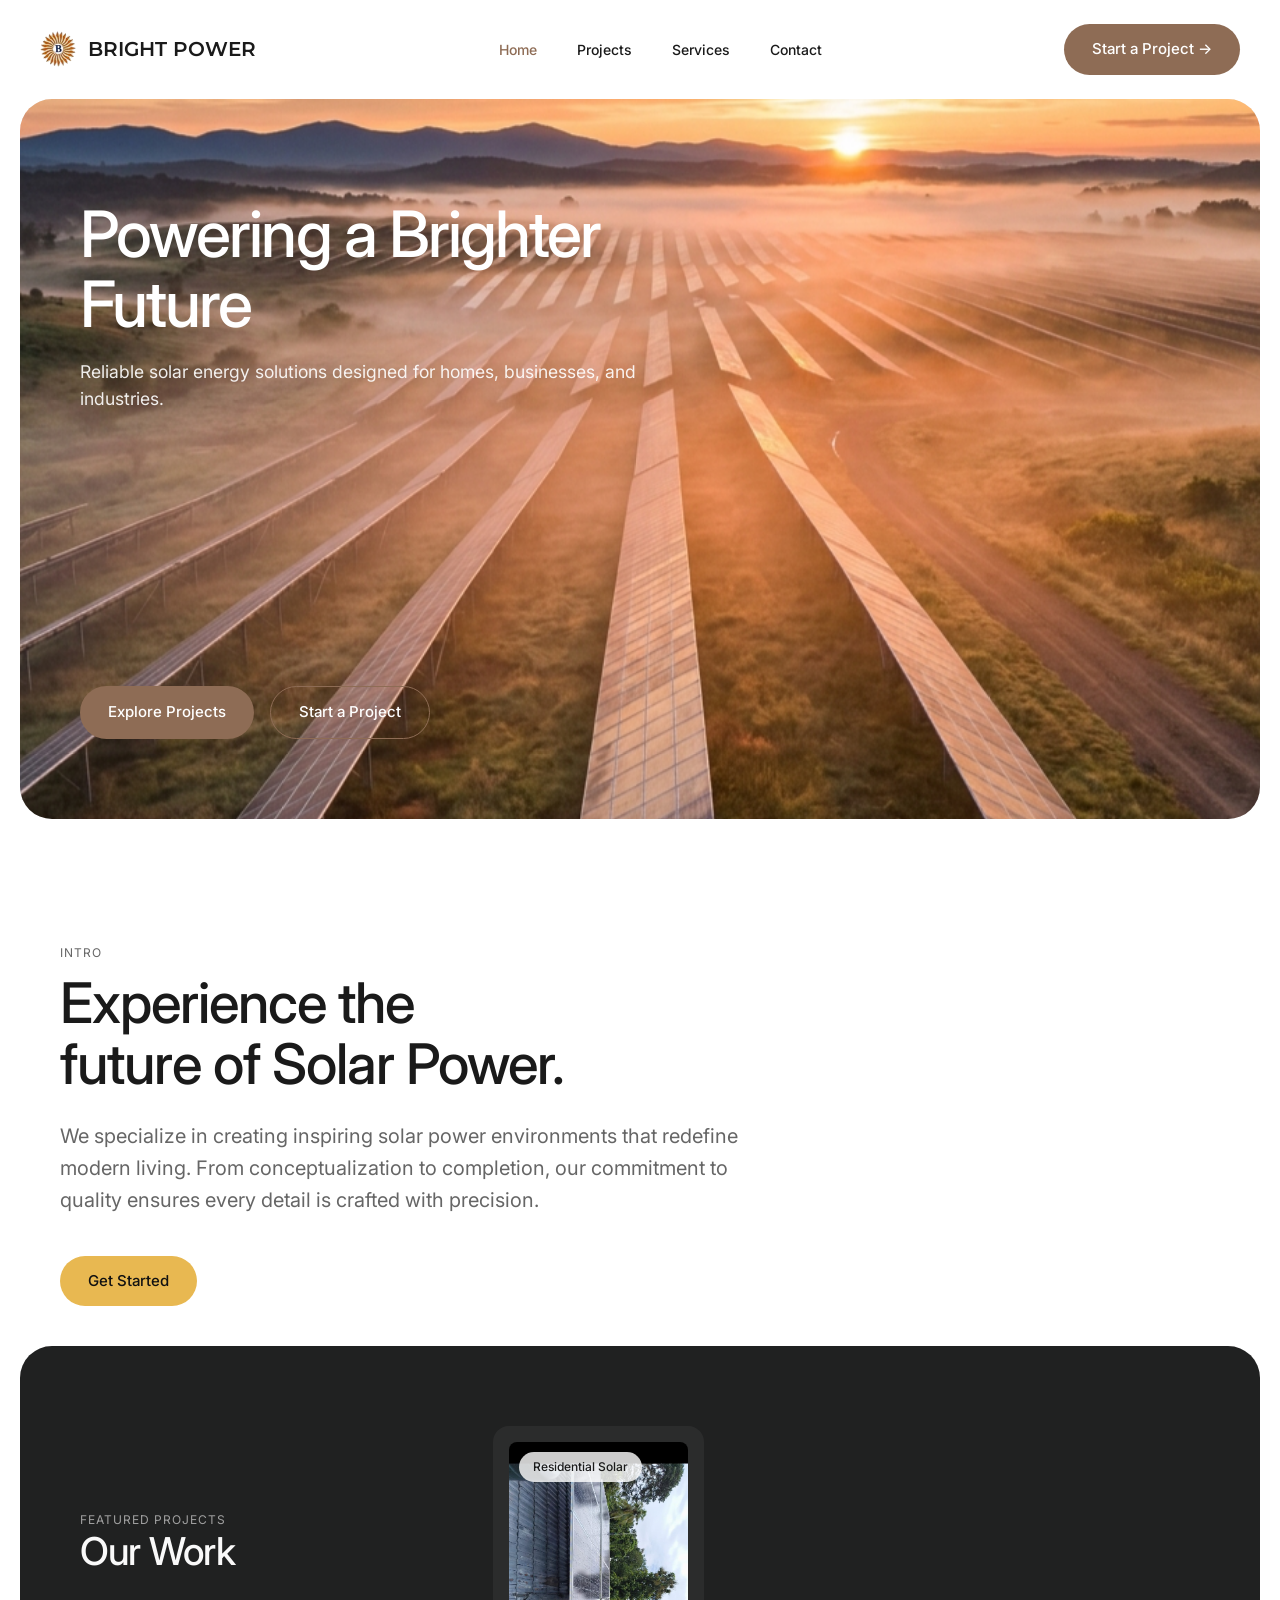
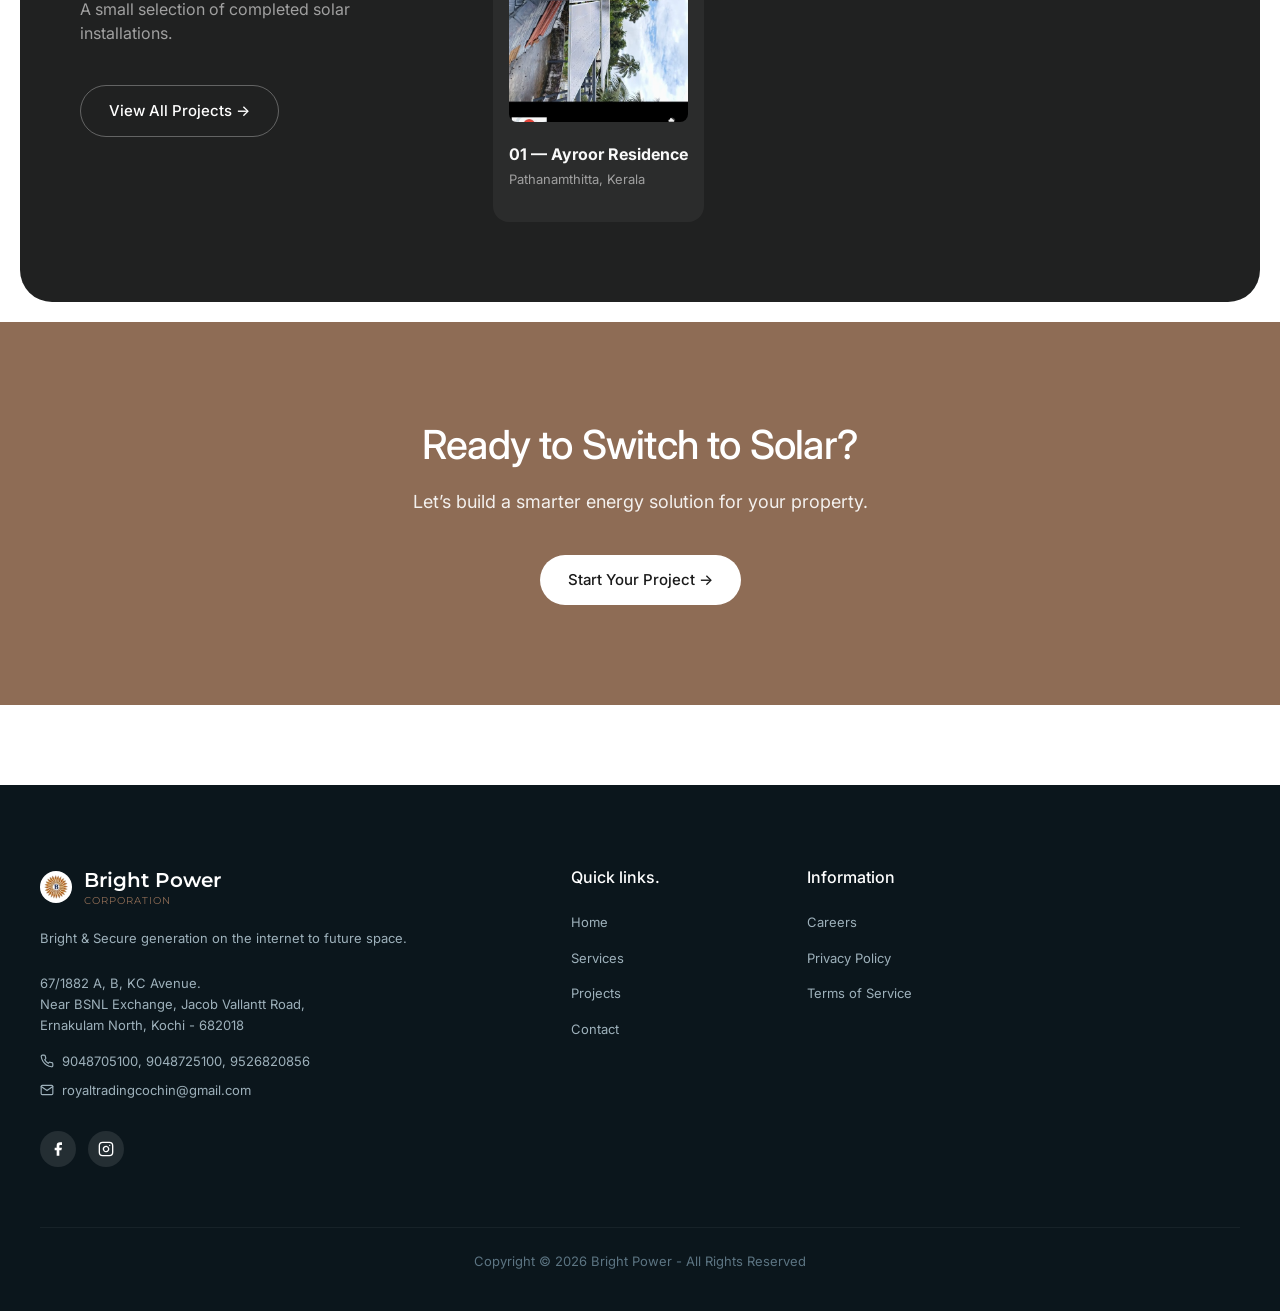
<file: index.html>
<!DOCTYPE html>
<html lang="en">
<head>
    <meta charset="UTF-8">
    <meta name="viewport" content="width=device-width, initial-scale=1.0">
    <title>Bright Power | Powering a Brighter Future</title>
    <meta name="description" content="Reliable solar energy solutions designed for homes, businesses, and industries.">
    <link rel="stylesheet" href="style.css">
</head>
<body>

    <div class="page-wrapper">
        <header>
            <a href="index.html" class="logo">
                <img src="logo.png" alt="Bright Power Logo" style="height: 36px; width: auto; object-fit: contain;">
                BRIGHT POWER
            </a>
            <nav class="nav-links">
                <a href="index.html" style="color: var(--accent);">Home</a>
                <a href="projects.html">Projects</a>
                <a href="services.html">Services</a>
                <a href="contact.html">Contact</a>
            </nav>
            <a href="contact.html" class="btn">Start a Project &rarr;</a>
            <button class="menu-toggle" aria-label="Toggle navigation">
                <svg viewBox="0 0 24 24" fill="none" stroke-width="2" stroke-linecap="round" stroke-linejoin="round"><line x1="3" y1="12" x2="21" y2="12"></line><line x1="3" y1="6" x2="21" y2="6"></line><line x1="3" y1="18" x2="21" y2="18"></line></svg>
            </button>
        </header>

        <section class="hero">
            <img src="hero_sunrise_solar.jpg" alt="" class="hero-img">
            
            <div class="hero-content">
                <div class="hero-text">
                    <h1>Powering a Brighter Future</h1>
                    <p>Reliable solar energy solutions designed for homes, businesses, and industries.</p>
                </div>
                
                <div class="hero-overlays" style="margin-top: auto; padding-bottom: 20px;">
                    <div style="display: flex; gap: 16px;">
                        <a href="projects.html" class="btn">Explore Projects</a>
                        <a href="contact.html" class="btn" style="background: transparent; border: 1px solid var(--accent); color: #fff;">Start a Project</a>
                    </div>
                </div>
            </div>
        </section>

        <!-- Intro -->
        <section class="inner-header" style="padding: 100px 60px 40px; text-align: left; max-width: 1000px; margin: 0;">
            <span style="text-transform: uppercase; letter-spacing: 1px; font-size: 12px; color: var(--text-muted);">Intro</span>
            <h2 style="font-size: 56px; margin-top: 10px; line-height: 1.1; font-weight: 500; letter-spacing: -1px;">Experience the<br>future of Solar Power.</h2>
            <p style="color: var(--text-muted); font-size: 20px; margin-top: 24px; max-width: 700px; line-height: 1.6;">We specialize in creating inspiring solar power environments that redefine modern living. From conceptualization to completion, our commitment to quality ensures every detail is crafted with precision.</p>
            <a href="contact.html" class="btn" style="margin-top: 40px; display: inline-block; background-color: #E8B851; color: #111;">Get Started</a>
        </section>


        <!-- Featured Projects -->
        <section class="projects-section">
            <div class="proj-header">
                <span style="text-transform: uppercase; letter-spacing: 1px; font-size: 12px; color: #A0A0A0;">Featured Projects</span>
                <h2>Our Work</h2>
                <p>A small selection of completed solar installations.</p>
                <a href="projects.html" class="btn btn-outline" style="align-self: flex-start;">View All Projects &rarr;</a>
            </div>

            <div class="proj-cards">
                <a href="ayroor.html" style="display: block;">
                    <div class="p-card">
                        <span class="card-tag">Residential Solar</span>
                        <img src="ayroor_exterior.jpg" alt="Ayroor Residence">
                        <h4>01 — Ayroor Residence</h4>
                        <p>Pathanamthitta, Kerala</p>
                    </div>
                </a>
            </div>
        </section>

        <!-- Closing CTA -->
        <section style="background-color: var(--accent); color: #fff; padding: 100px 60px; text-align: center;">
            <h2 style="font-size: 40px; margin-bottom: 20px;">Ready to Switch to Solar?</h2>
            <p style="font-size: 18px; margin-bottom: 40px; opacity: 0.9;">Let’s build a smarter energy solution for your property.</p>
            <a href="contact.html" class="btn" style="background: #fff; color: var(--text-dark);">Start Your Project &rarr;</a>
        </section>

        <!-- Footer -->
        <footer class="main-footer">
            <div class="footer-grid">
                <div class="footer-col">
                    <a href="index.html" class="logo">
                        <div style="background: #fff; border-radius: 50%; padding: 4px; display: inline-flex; align-items: center; justify-content: center; height: 32px; width: 32px;">
                            <img src="logo.png" alt="Bright Power Logo" style="height: 24px; width: auto;">
                        </div>
                        <div style="display: flex; flex-direction: column;">
                            <span>Bright Power</span>
                            <span style="font-size: 10px; font-weight: 400; color: var(--accent); letter-spacing: 1px; margin-top: -2px;">CORPORATION</span>
                        </div>
                    </a>
                    <p class="footer-tagline">Bright & Secure generation on the internet to future space.</p>
                    
                    <div class="footer-contact-info">
                        <p>
                            67/1882 A, B, KC Avenue.<br>
                            Near BSNL Exchange, Jacob Vallantt Road,<br>
                            Ernakulam North, Kochi - 682018
                        </p>
                        <p style="margin-top: 16px;">
                            <svg width="14" height="14" viewBox="0 0 24 24" fill="none" stroke="currentColor" stroke-width="2" stroke-linecap="round" stroke-linejoin="round" style="margin-top: 3px;"><path d="M22 16.92v3a2 2 0 0 1-2.18 2 19.79 19.79 0 0 1-8.63-3.07 19.5 19.5 0 0 1-6-6 19.79 19.79 0 0 1-3.07-8.67A2 2 0 0 1 4.11 2h3a2 2 0 0 1 2 1.72 12.84 12.84 0 0 0 .7 2.81 2 2 0 0 1-.45 2.11L8.09 9.91a16 16 0 0 0 6 6l1.27-1.27a2 2 0 0 1 2.11-.45 12.84 12.84 0 0 0 2.81.7A2 2 0 0 1 22 16.92z"></path></svg>
                            9048705100, 9048725100, 9526820856
                        </p>
                        <p>
                            <svg width="14" height="14" viewBox="0 0 24 24" fill="none" stroke="currentColor" stroke-width="2" stroke-linecap="round" stroke-linejoin="round" style="margin-top: 3px;"><path d="M4 4h16c1.1 0 2 .9 2 2v12c0 1.1-.9 2-2 2H4c-1.1 0-2-.9-2-2V6c0-1.1.9-2 2-2z"></path><polyline points="22,6 12,13 2,6"></polyline></svg>
                            <a href="mailto:royaltradingcochin@gmail.com">royaltradingcochin@gmail.com</a>
                        </p>
                    </div>

                    <div class="social-links">
                        <a href="https://www.facebook.com/share/1CF2pqu2Mk/?mibextid=wwXIfr" target="_blank" class="social-icon">
                            <svg viewBox="0 0 24 24" fill="currentColor" stroke="none"><path d="M18 2h-3a5 5 0 0 0-5 5v3H7v4h3v8h4v-8h3l1-4h-4V7a1 1 0 0 1 1-1h3z"></path></svg>
                        </a>
                        <a href="https://www.instagram.com/bright__solar?stkn=MThpdmZjdDZzMGtzcQ==" target="_blank" class="social-icon">
                            <svg viewBox="0 0 24 24" fill="none" stroke="currentColor" stroke-width="2" stroke-linecap="round" stroke-linejoin="round"><rect x="2" y="2" width="20" height="20" rx="5" ry="5"></rect><path d="M16 11.37A4 4 0 1 1 12.63 8 4 4 0 0 1 16 11.37z"></path><line x1="17.5" y1="6.5" x2="17.51" y2="6.5"></line></svg>
                        </a>
                    </div>
                </div>

                <div class="footer-col">
                    <h4>Quick links.</h4>
                    <ul class="footer-links">
                        <li><a href="index.html">Home</a></li>
                        <li><a href="services.html">Services</a></li>
                        <li><a href="projects.html">Projects</a></li>
                        <li><a href="contact.html">Contact</a></li>
                    </ul>
                </div>

                <div class="footer-col">
                    <h4>Information</h4>
                    <ul class="footer-links">
                        <li><a href="careers.html">Careers</a></li>
                        <li><a href="privacy.html">Privacy Policy</a></li>
                        <li><a href="terms.html">Terms of Service</a></li>
                    </ul>
                </div>

            </div>

            <div class="footer-bottom">
                Copyright &copy; 2026 Bright Power - All Rights Reserved
            </div>
        </footer>
    </div>

    <script>
        document.addEventListener("scroll", function() {
            const heroImg = document.querySelector(".hero-img");
            if (heroImg) {
                const scrolled = window.scrollY;
                heroImg.style.transform = `scale(1.15) translateY(${scrolled * 0.4}px)`;
            }
        });
    </script>
    <script>
        document.addEventListener('DOMContentLoaded', () => {
            const menuToggle = document.querySelector('.menu-toggle');
            const navLinks = document.querySelector('.nav-links');
            if (menuToggle && navLinks) {
                menuToggle.addEventListener('click', () => {
                    navLinks.classList.toggle('active');
                });
            }
        });
    </script>
</body>
</html>
</file>
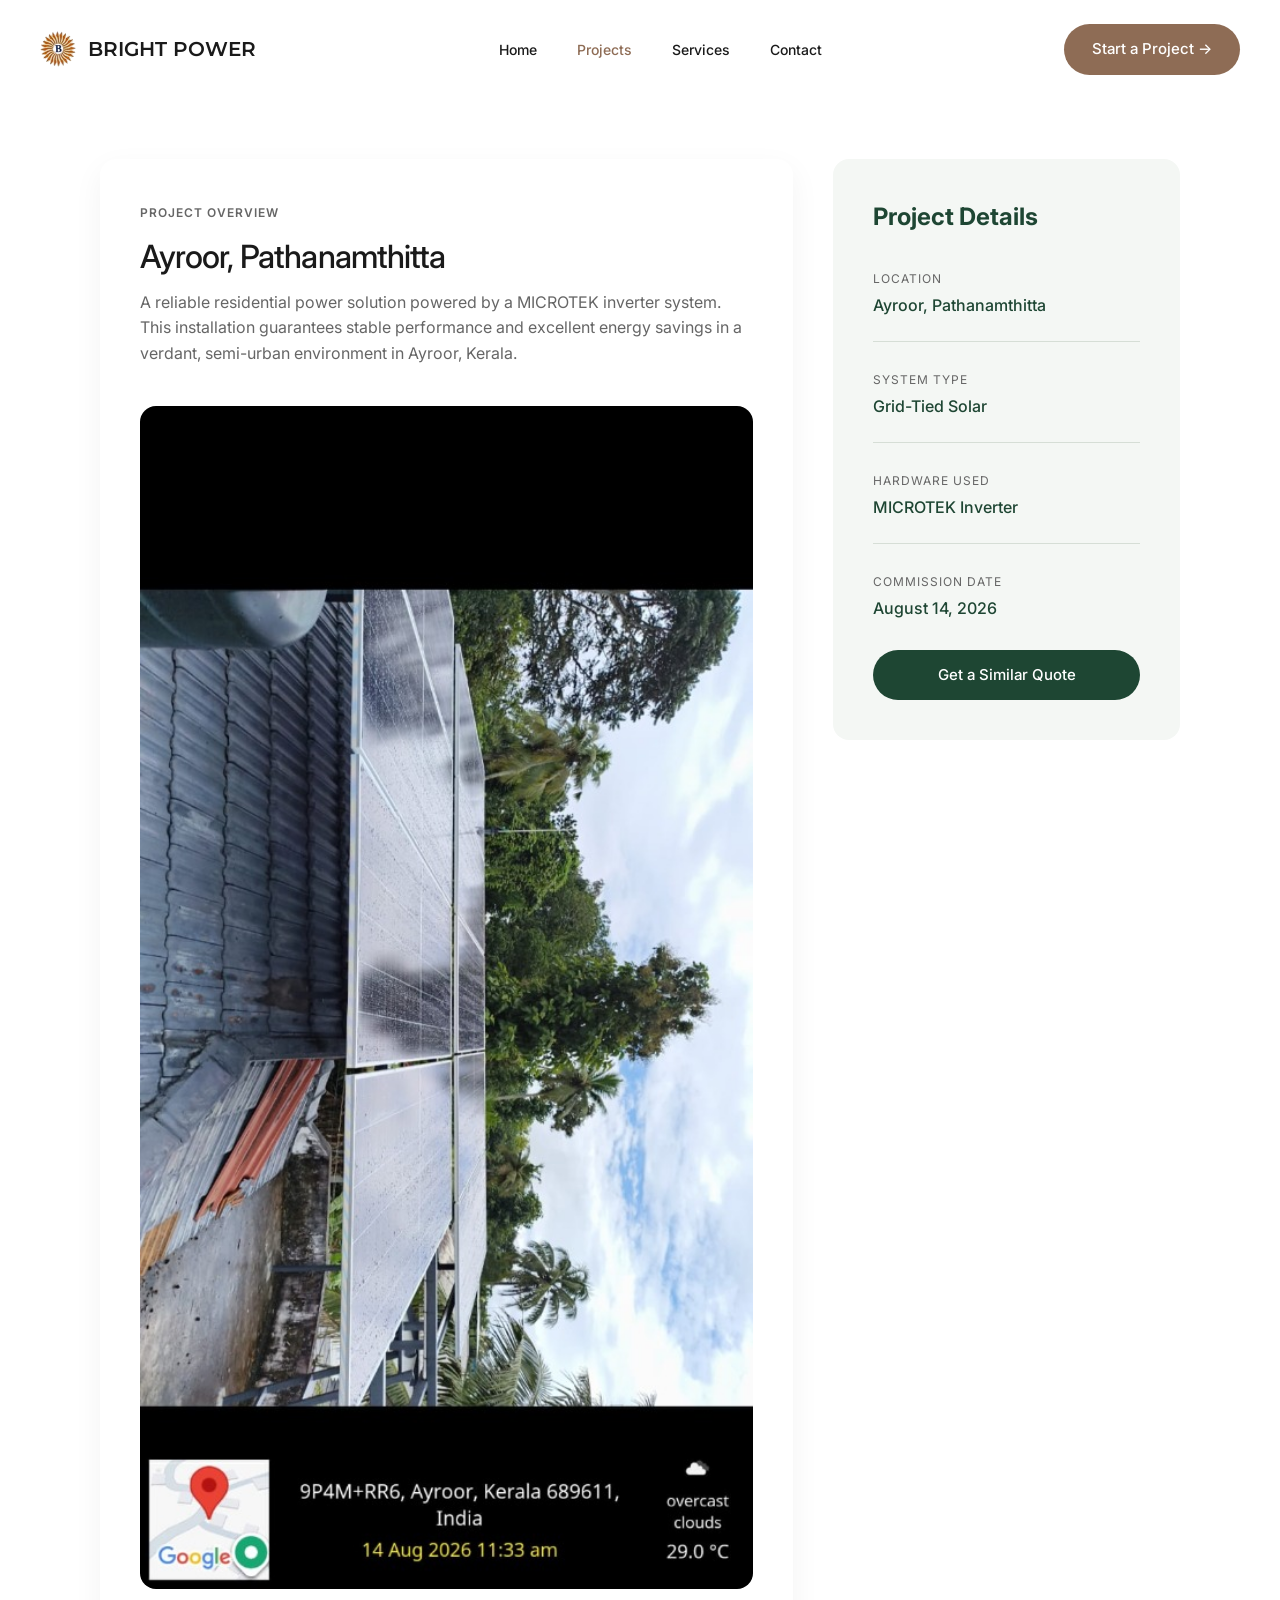
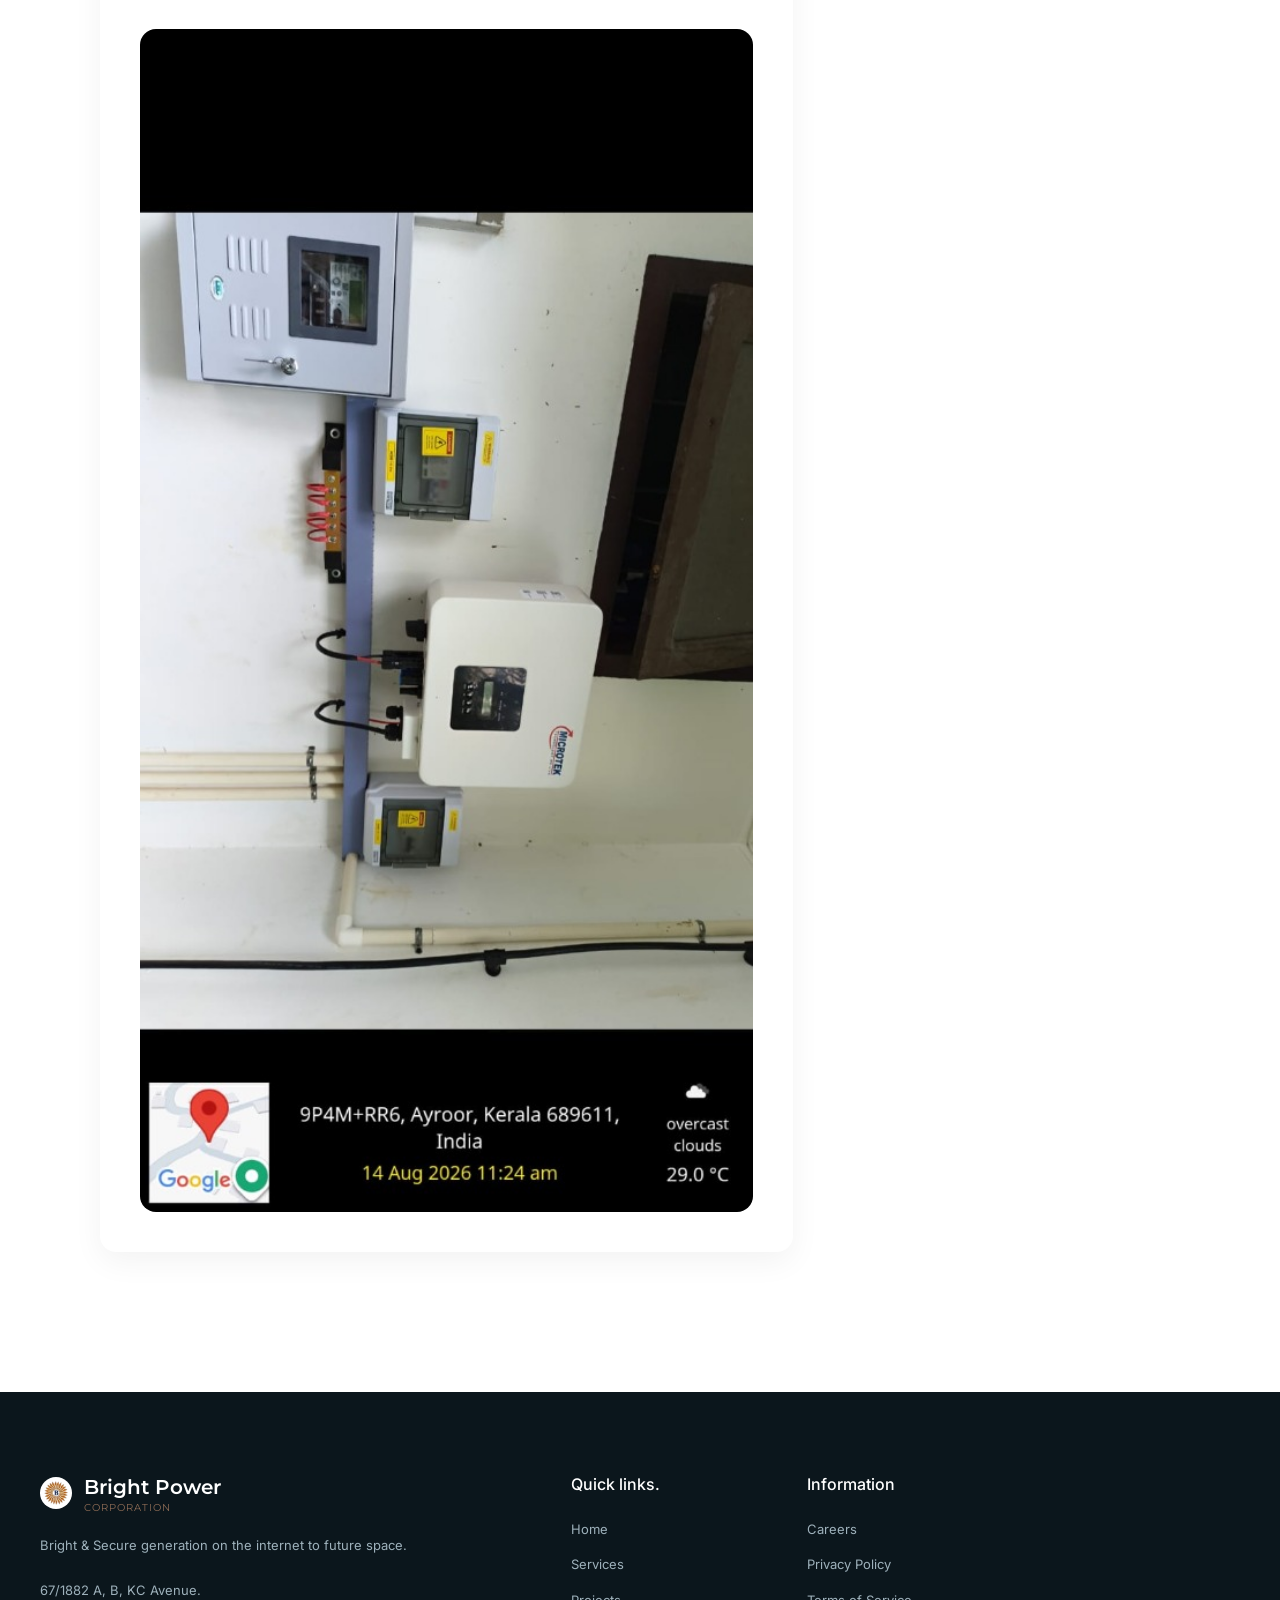
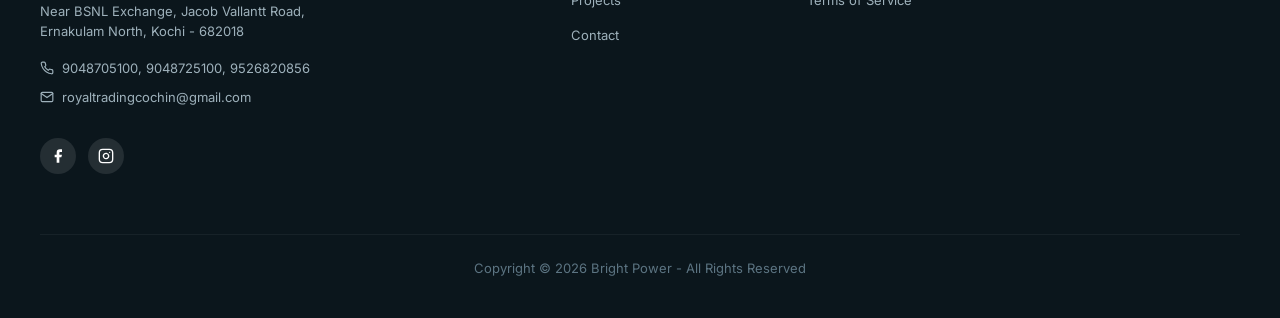
<file: ayroor.html>
<!DOCTYPE html>
<html lang="en">
<head>
    <meta charset="UTF-8">
    <meta name="viewport" content="width=device-width, initial-scale=1.0">
    <title>Ayroor Project | Bright Power</title>
    <link rel="stylesheet" href="style.css">
</head>
<body>

    <div class="page-wrapper">
        <header>
            <a href="index.html" class="logo">
                <img src="logo.png" alt="Bright Power Logo" style="height: 36px; width: auto; object-fit: contain;">
                BRIGHT POWER
            </a>
            <nav class="nav-links">
                <a href="index.html">Home</a>
                <a href="projects.html" style="color: var(--accent);">Projects</a>
                <a href="services.html">Services</a>
                <a href="contact.html">Contact</a>
            </nav>
            <a href="contact.html" class="btn">Start a Project &rarr;</a>
            <button class="menu-toggle" aria-label="Toggle navigation">
                <svg viewBox="0 0 24 24" fill="none" stroke-width="2" stroke-linecap="round" stroke-linejoin="round"><line x1="3" y1="12" x2="21" y2="12"></line><line x1="3" y1="6" x2="21" y2="6"></line><line x1="3" y1="18" x2="21" y2="18"></line></svg>
            </button>
        </header>

        <div class="project-details-container" style="display: grid; grid-template-columns: 2fr 1fr; gap: 40px; padding: 60px; max-width: 1200px; margin: 0 auto;">
            <!-- Left Column: Overview -->
            <div class="project-overview" style="background: #fff; padding: 40px; border-radius: var(--radius-md); box-shadow: 0 10px 30px rgba(0,0,0,0.05);">
                <span style="font-size: 12px; font-weight: 600; color: var(--text-muted); letter-spacing: 1px; text-transform: uppercase;">Project Overview</span>
                <h1 style="font-size: 32px; color: #1A1A1A; margin: 16px 0;">Ayroor, Pathanamthitta</h1>
                <p style="color: var(--text-muted); line-height: 1.6; margin-bottom: 40px;">A reliable residential power solution powered by a MICROTEK inverter system. This installation guarantees stable performance and excellent energy savings in a verdant, semi-urban environment in Ayroor, Kerala.</p>
                <img src="ayroor_exterior.jpg" alt="Ayroor Solar Panels" style="border-radius: var(--radius-md); width: 100%; object-fit: cover;">
                <div style="margin-top: 40px;">
                   <img src="ayroor_interior.jpg" alt="Ayroor Inverter" style="border-radius: var(--radius-md); width: 100%; object-fit: cover;">
                </div>
            </div>
            
            <!-- Right Column: Details Sidebar -->
            <div class="project-sidebar" style="background: #F4F7F4; padding: 40px; border-radius: var(--radius-md); align-self: start;">
                <h3 style="font-size: 24px; color: #1E4633; margin-bottom: 30px;">Project Details</h3>
                
                <div class="detail-item" style="margin-bottom: 24px; padding-bottom: 24px; border-bottom: 1px solid #D6DED6;">
                    <span style="font-size: 12px; color: var(--text-muted); text-transform: uppercase; letter-spacing: 1px;">Location</span>
                    <p style="font-weight: 500; color: #1E4633; margin-top: 4px;">Ayroor, Pathanamthitta</p>
                </div>
                
                <div class="detail-item" style="margin-bottom: 24px; padding-bottom: 24px; border-bottom: 1px solid #D6DED6;">
                    <span style="font-size: 12px; color: var(--text-muted); text-transform: uppercase; letter-spacing: 1px;">System Type</span>
                    <p style="font-weight: 500; color: #1E4633; margin-top: 4px;">Grid-Tied Solar</p>
                </div>
                
                <div class="detail-item" style="margin-bottom: 24px; padding-bottom: 24px; border-bottom: 1px solid #D6DED6;">
                    <span style="font-size: 12px; color: var(--text-muted); text-transform: uppercase; letter-spacing: 1px;">Hardware Used</span>
                    <p style="font-weight: 500; color: #1E4633; margin-top: 4px;">MICROTEK Inverter</p>
                </div>
                
                <div class="detail-item" style="margin-bottom: 30px;">
                    <span style="font-size: 12px; color: var(--text-muted); text-transform: uppercase; letter-spacing: 1px;">Commission Date</span>
                    <p style="font-weight: 500; color: #1E4633; margin-top: 4px;">August 14, 2026</p>
                </div>
                
                <a href="contact.html" class="btn" style="width: 100%; background: #1E4633; color: #fff;">Get a Similar Quote</a>
            </div>
        </div>

        <!-- Footer -->
        <footer class="main-footer">
            <div class="footer-grid">
                <div class="footer-col">
                    <a href="index.html" class="logo">
                        <div style="background: #fff; border-radius: 50%; padding: 4px; display: inline-flex; align-items: center; justify-content: center; height: 32px; width: 32px;">
                            <img src="logo.png" alt="Bright Power Logo" style="height: 24px; width: auto;">
                        </div>
                        <div style="display: flex; flex-direction: column;">
                            <span>Bright Power</span>
                            <span style="font-size: 10px; font-weight: 400; color: var(--accent); letter-spacing: 1px; margin-top: -2px;">CORPORATION</span>
                        </div>
                    </a>
                    <p class="footer-tagline">Bright & Secure generation on the internet to future space.</p>
                    
                    <div class="footer-contact-info">
                        <p>
                            67/1882 A, B, KC Avenue.<br>
                            Near BSNL Exchange, Jacob Vallantt Road,<br>
                            Ernakulam North, Kochi - 682018
                        </p>
                        <p style="margin-top: 16px;">
                            <svg width="14" height="14" viewBox="0 0 24 24" fill="none" stroke="currentColor" stroke-width="2" stroke-linecap="round" stroke-linejoin="round" style="margin-top: 3px;"><path d="M22 16.92v3a2 2 0 0 1-2.18 2 19.79 19.79 0 0 1-8.63-3.07 19.5 19.5 0 0 1-6-6 19.79 19.79 0 0 1-3.07-8.67A2 2 0 0 1 4.11 2h3a2 2 0 0 1 2 1.72 12.84 12.84 0 0 0 .7 2.81 2 2 0 0 1-.45 2.11L8.09 9.91a16 16 0 0 0 6 6l1.27-1.27a2 2 0 0 1 2.11-.45 12.84 12.84 0 0 0 2.81.7A2 2 0 0 1 22 16.92z"></path></svg>
                            9048705100, 9048725100, 9526820856
                        </p>
                        <p>
                            <svg width="14" height="14" viewBox="0 0 24 24" fill="none" stroke="currentColor" stroke-width="2" stroke-linecap="round" stroke-linejoin="round" style="margin-top: 3px;"><path d="M4 4h16c1.1 0 2 .9 2 2v12c0 1.1-.9 2-2 2H4c-1.1 0-2-.9-2-2V6c0-1.1.9-2 2-2z"></path><polyline points="22,6 12,13 2,6"></polyline></svg>
                            <a href="mailto:royaltradingcochin@gmail.com">royaltradingcochin@gmail.com</a>
                        </p>
                    </div>

                    <div class="social-links">
                        <a href="https://www.facebook.com/share/1CF2pqu2Mk/?mibextid=wwXIfr" target="_blank" class="social-icon">
                            <svg viewBox="0 0 24 24" fill="currentColor" stroke="none"><path d="M18 2h-3a5 5 0 0 0-5 5v3H7v4h3v8h4v-8h3l1-4h-4V7a1 1 0 0 1 1-1h3z"></path></svg>
                        </a>
                        <a href="https://www.instagram.com/bright__solar?stkn=MThpdmZjdDZzMGtzcQ==" target="_blank" class="social-icon">
                            <svg viewBox="0 0 24 24" fill="none" stroke="currentColor" stroke-width="2" stroke-linecap="round" stroke-linejoin="round"><rect x="2" y="2" width="20" height="20" rx="5" ry="5"></rect><path d="M16 11.37A4 4 0 1 1 12.63 8 4 4 0 0 1 16 11.37z"></path><line x1="17.5" y1="6.5" x2="17.51" y2="6.5"></line></svg>
                        </a>
                    </div>
                </div>

                <div class="footer-col">
                    <h4>Quick links.</h4>
                    <ul class="footer-links">
                        <li><a href="index.html">Home</a></li>
                        <li><a href="services.html">Services</a></li>
                        <li><a href="projects.html">Projects</a></li>
                        <li><a href="contact.html">Contact</a></li>
                    </ul>
                </div>

                <div class="footer-col">
                    <h4>Information</h4>
                    <ul class="footer-links">
                        <li><a href="careers.html">Careers</a></li>
                        <li><a href="privacy.html">Privacy Policy</a></li>
                        <li><a href="terms.html">Terms of Service</a></li>
                    </ul>
                </div>

            </div>

            <div class="footer-bottom">
                Copyright &copy; 2026 Bright Power - All Rights Reserved
            </div>
        </footer>
    </div>

    <script>
        document.addEventListener('DOMContentLoaded', () => {
            const menuToggle = document.querySelector('.menu-toggle');
            const navLinks = document.querySelector('.nav-links');
            if (menuToggle && navLinks) {
                menuToggle.addEventListener('click', () => {
                    navLinks.classList.toggle('active');
                });
            }
        });
    </script>
</body>
</html>
</file>
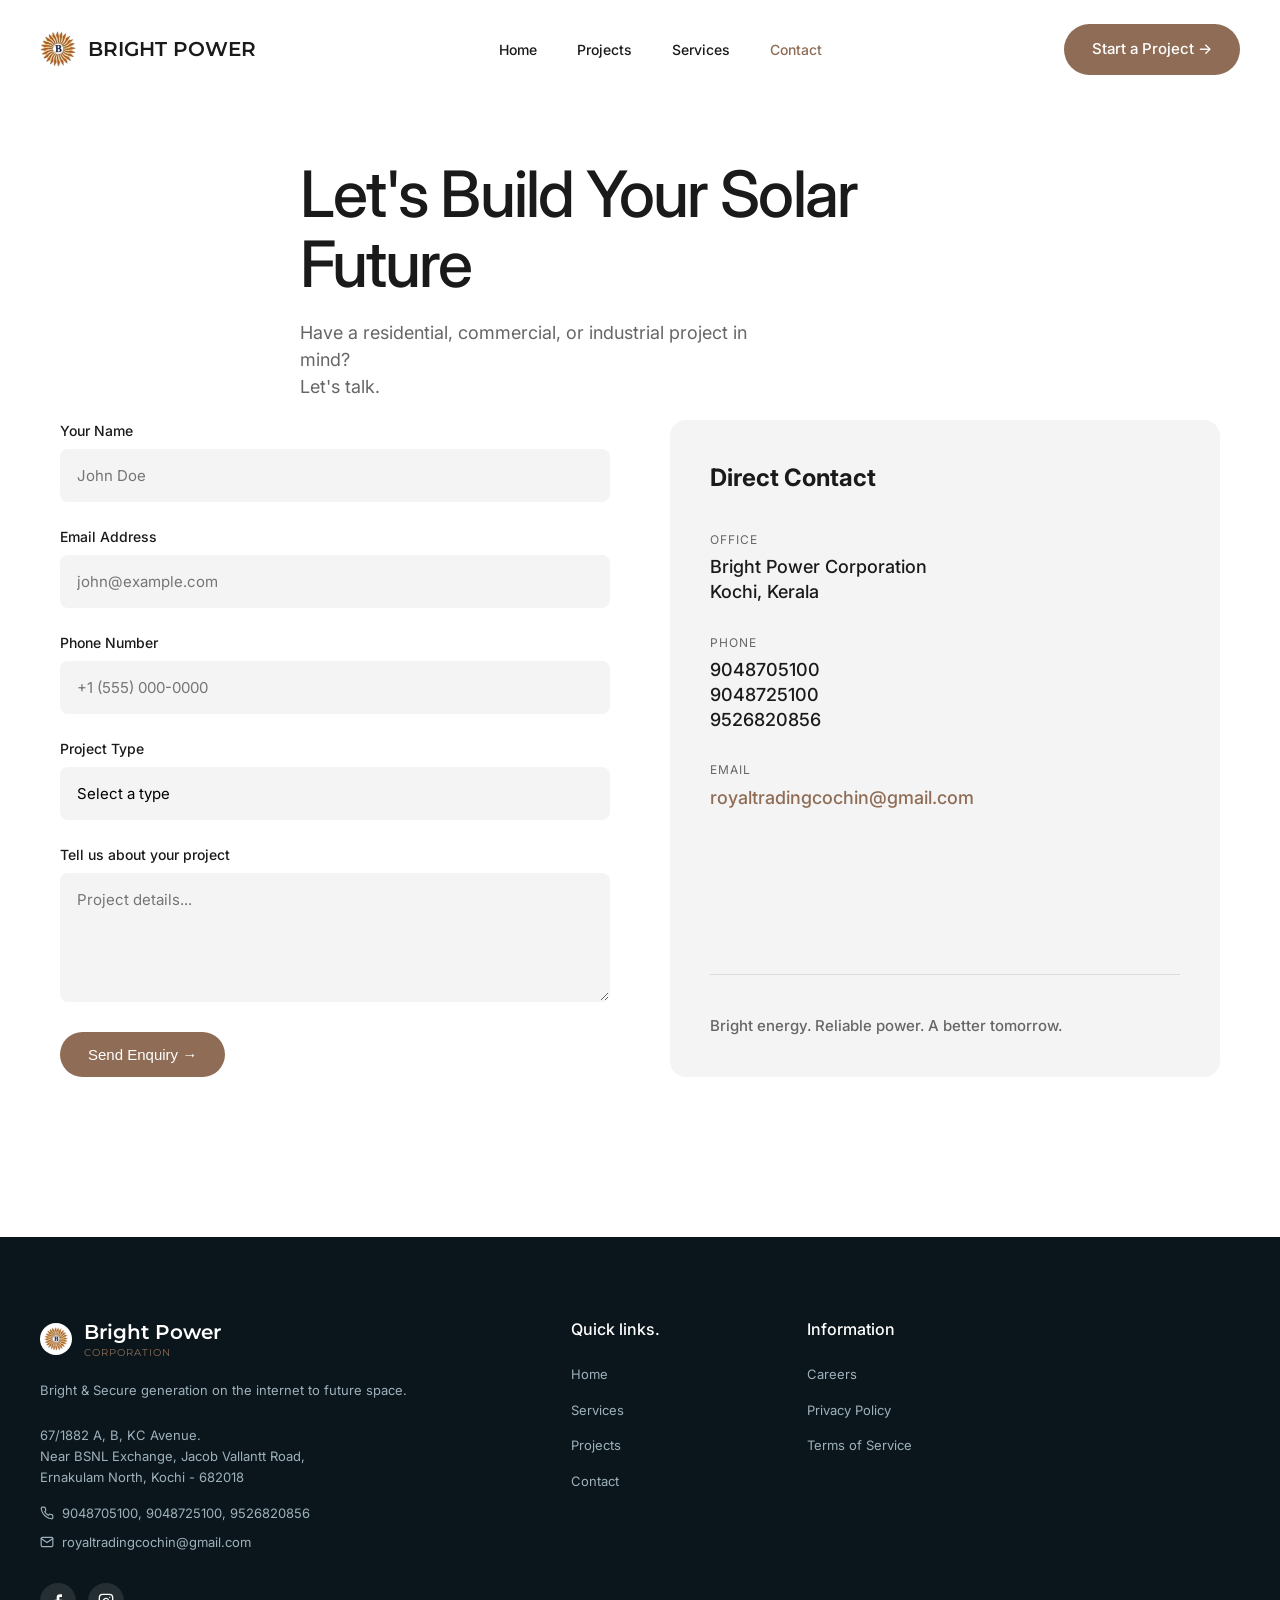
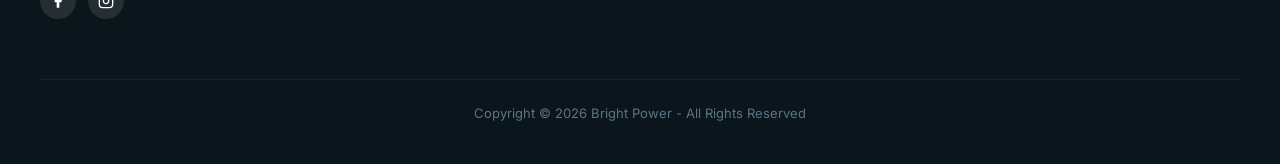
<file: contact.html>
<!DOCTYPE html>
<html lang="en">
<head>
    <meta charset="UTF-8">
    <meta name="viewport" content="width=device-width, initial-scale=1.0">
    <title>Contact | Bright Power</title>
    <meta name="description" content="Let's Build Your Solar Future.">
    <link rel="stylesheet" href="style.css">
</head>
<body>

    <div class="page-wrapper">
        <header>
            <a href="index.html" class="logo">
                <img src="logo.png" alt="Bright Power Logo" style="height: 36px; width: auto; object-fit: contain;">
                BRIGHT POWER
            </a>
            <nav class="nav-links">
                <a href="index.html">Home</a>
                <a href="projects.html">Projects</a>
                <a href="services.html">Services</a>
                <a href="contact.html" style="color: var(--accent);">Contact</a>
            </nav>
            <a href="contact.html" class="btn">Start a Project &rarr;</a>
            <button class="menu-toggle" aria-label="Toggle navigation">
                <svg viewBox="0 0 24 24" fill="none" stroke-width="2" stroke-linecap="round" stroke-linejoin="round"><line x1="3" y1="12" x2="21" y2="12"></line><line x1="3" y1="6" x2="21" y2="6"></line><line x1="3" y1="18" x2="21" y2="18"></line></svg>
            </button>
        </header>

        <div class="inner-header" style="text-align: left; padding-bottom: 20px;">
            <h1>Let's Build Your Solar Future</h1>
            <p style="color: var(--text-muted); margin-top: 20px; font-size: 18px; max-width: 500px;">Have a residential, commercial, or industrial project in mind?<br>Let's talk.</p>
        </div>

        <section class="inner-content">
            <div class="contact-grid">
                <div>
                    <form action="#" method="POST" onsubmit="event.preventDefault(); alert('Message sent.');">
                        <div class="form-field">
                            <label for="name">Your Name</label>
                            <input type="text" id="name" placeholder="John Doe" required>
                        </div>
                        <div class="form-field">
                            <label for="email">Email Address</label>
                            <input type="email" id="email" placeholder="john@example.com" required>
                        </div>
                        <div class="form-field">
                            <label for="phone">Phone Number</label>
                            <input type="tel" id="phone" placeholder="+1 (555) 000-0000" required>
                        </div>
                        <div class="form-field">
                            <label for="type">Project Type</label>
                            <select id="type" style="width: 100%; padding: 16px; background-color: var(--bg-light); border: 1px solid transparent; border-radius: var(--radius-sm); font-family: inherit; font-size: 15px; transition: border-color 0.3s; appearance: none;">
                                <option value="" disabled selected>Select a type</option>
                                <option value="residential">Residential</option>
                                <option value="commercial">Commercial</option>
                                <option value="industrial">Industrial</option>
                            </select>
                        </div>
                        <div class="form-field">
                            <label for="message">Tell us about your project</label>
                            <textarea id="message" rows="5" placeholder="Project details..." required></textarea>
                        </div>
                        <button type="submit" class="btn">Send Enquiry &rarr;</button>
                    </form>
                </div>
                
                <div style="background-color: var(--bg-light); padding: 40px; border-radius: var(--radius-md); display: flex; flex-direction: column;">
                    <h3 style="font-size: 24px; margin-bottom: 30px;">Direct Contact</h3>
                    
                    <div style="margin-bottom: 24px;">
                        <span style="font-size: 12px; text-transform: uppercase; letter-spacing: 1px; color: var(--text-muted);">Office</span>
                        <p style="font-size: 18px; font-weight: 500; margin-top: 4px; line-height: 1.4;">Bright Power Corporation<br>Kochi, Kerala</p>
                    </div>

                    <div style="margin-bottom: 24px;">
                        <span style="font-size: 12px; text-transform: uppercase; letter-spacing: 1px; color: var(--text-muted);">Phone</span>
                        <p style="font-size: 18px; font-weight: 500; margin-top: 4px; line-height: 1.4;">9048705100<br>9048725100<br>9526820856</p>
                    </div>

                    <div style="margin-bottom: 24px;">
                        <span style="font-size: 12px; text-transform: uppercase; letter-spacing: 1px; color: var(--text-muted);">Email</span>
                        <p style="font-size: 18px; font-weight: 500; margin-top: 4px;"><a href="mailto:royaltradingcochin@gmail.com" style="color: var(--accent);">royaltradingcochin@gmail.com</a></p>
                    </div>

                    <div style="margin-top: auto; padding-top: 40px; border-top: 1px solid rgba(0,0,0,0.1);">
                        <p style="font-size: 15px; color: var(--text-muted); font-weight: 500;">Bright energy. Reliable power. A better tomorrow.</p>
                    </div>
                </div>
            </div>
        </section>

        <!-- Footer -->
        <footer class="main-footer">
            <div class="footer-grid">
                <div class="footer-col">
                    <a href="index.html" class="logo">
                        <div style="background: #fff; border-radius: 50%; padding: 4px; display: inline-flex; align-items: center; justify-content: center; height: 32px; width: 32px;">
                            <img src="logo.png" alt="Bright Power Logo" style="height: 24px; width: auto;">
                        </div>
                        <div style="display: flex; flex-direction: column;">
                            <span>Bright Power</span>
                            <span style="font-size: 10px; font-weight: 400; color: var(--accent); letter-spacing: 1px; margin-top: -2px;">CORPORATION</span>
                        </div>
                    </a>
                    <p class="footer-tagline">Bright & Secure generation on the internet to future space.</p>
                    
                    <div class="footer-contact-info">
                        <p>
                            67/1882 A, B, KC Avenue.<br>
                            Near BSNL Exchange, Jacob Vallantt Road,<br>
                            Ernakulam North, Kochi - 682018
                        </p>
                        <p style="margin-top: 16px;">
                            <svg width="14" height="14" viewBox="0 0 24 24" fill="none" stroke="currentColor" stroke-width="2" stroke-linecap="round" stroke-linejoin="round" style="margin-top: 3px;"><path d="M22 16.92v3a2 2 0 0 1-2.18 2 19.79 19.79 0 0 1-8.63-3.07 19.5 19.5 0 0 1-6-6 19.79 19.79 0 0 1-3.07-8.67A2 2 0 0 1 4.11 2h3a2 2 0 0 1 2 1.72 12.84 12.84 0 0 0 .7 2.81 2 2 0 0 1-.45 2.11L8.09 9.91a16 16 0 0 0 6 6l1.27-1.27a2 2 0 0 1 2.11-.45 12.84 12.84 0 0 0 2.81.7A2 2 0 0 1 22 16.92z"></path></svg>
                            9048705100, 9048725100, 9526820856
                        </p>
                        <p>
                            <svg width="14" height="14" viewBox="0 0 24 24" fill="none" stroke="currentColor" stroke-width="2" stroke-linecap="round" stroke-linejoin="round" style="margin-top: 3px;"><path d="M4 4h16c1.1 0 2 .9 2 2v12c0 1.1-.9 2-2 2H4c-1.1 0-2-.9-2-2V6c0-1.1.9-2 2-2z"></path><polyline points="22,6 12,13 2,6"></polyline></svg>
                            <a href="mailto:royaltradingcochin@gmail.com">royaltradingcochin@gmail.com</a>
                        </p>
                    </div>

                    <div class="social-links">
                        <a href="https://www.facebook.com/share/1CF2pqu2Mk/?mibextid=wwXIfr" target="_blank" class="social-icon">
                            <svg viewBox="0 0 24 24" fill="currentColor" stroke="none"><path d="M18 2h-3a5 5 0 0 0-5 5v3H7v4h3v8h4v-8h3l1-4h-4V7a1 1 0 0 1 1-1h3z"></path></svg>
                        </a>
                        <a href="https://www.instagram.com/bright__solar?stkn=MThpdmZjdDZzMGtzcQ==" target="_blank" class="social-icon">
                            <svg viewBox="0 0 24 24" fill="none" stroke="currentColor" stroke-width="2" stroke-linecap="round" stroke-linejoin="round"><rect x="2" y="2" width="20" height="20" rx="5" ry="5"></rect><path d="M16 11.37A4 4 0 1 1 12.63 8 4 4 0 0 1 16 11.37z"></path><line x1="17.5" y1="6.5" x2="17.51" y2="6.5"></line></svg>
                        </a>
                    </div>
                </div>

                <div class="footer-col">
                    <h4>Quick links.</h4>
                    <ul class="footer-links">
                        <li><a href="index.html">Home</a></li>
                        <li><a href="services.html">Services</a></li>
                        <li><a href="projects.html">Projects</a></li>
                        <li><a href="contact.html">Contact</a></li>
                    </ul>
                </div>

                <div class="footer-col">
                    <h4>Information</h4>
                    <ul class="footer-links">
                        <li><a href="careers.html">Careers</a></li>
                        <li><a href="privacy.html">Privacy Policy</a></li>
                        <li><a href="terms.html">Terms of Service</a></li>
                    </ul>
                </div>

            </div>

            <div class="footer-bottom">
                Copyright &copy; 2026 Bright Power - All Rights Reserved
            </div>
        </footer>
    </div>

    <script>
        document.addEventListener('DOMContentLoaded', () => {
            const menuToggle = document.querySelector('.menu-toggle');
            const navLinks = document.querySelector('.nav-links');
            if (menuToggle && navLinks) {
                menuToggle.addEventListener('click', () => {
                    navLinks.classList.toggle('active');
                });
            }
        });
    </script>
</body>
</html>
</file>
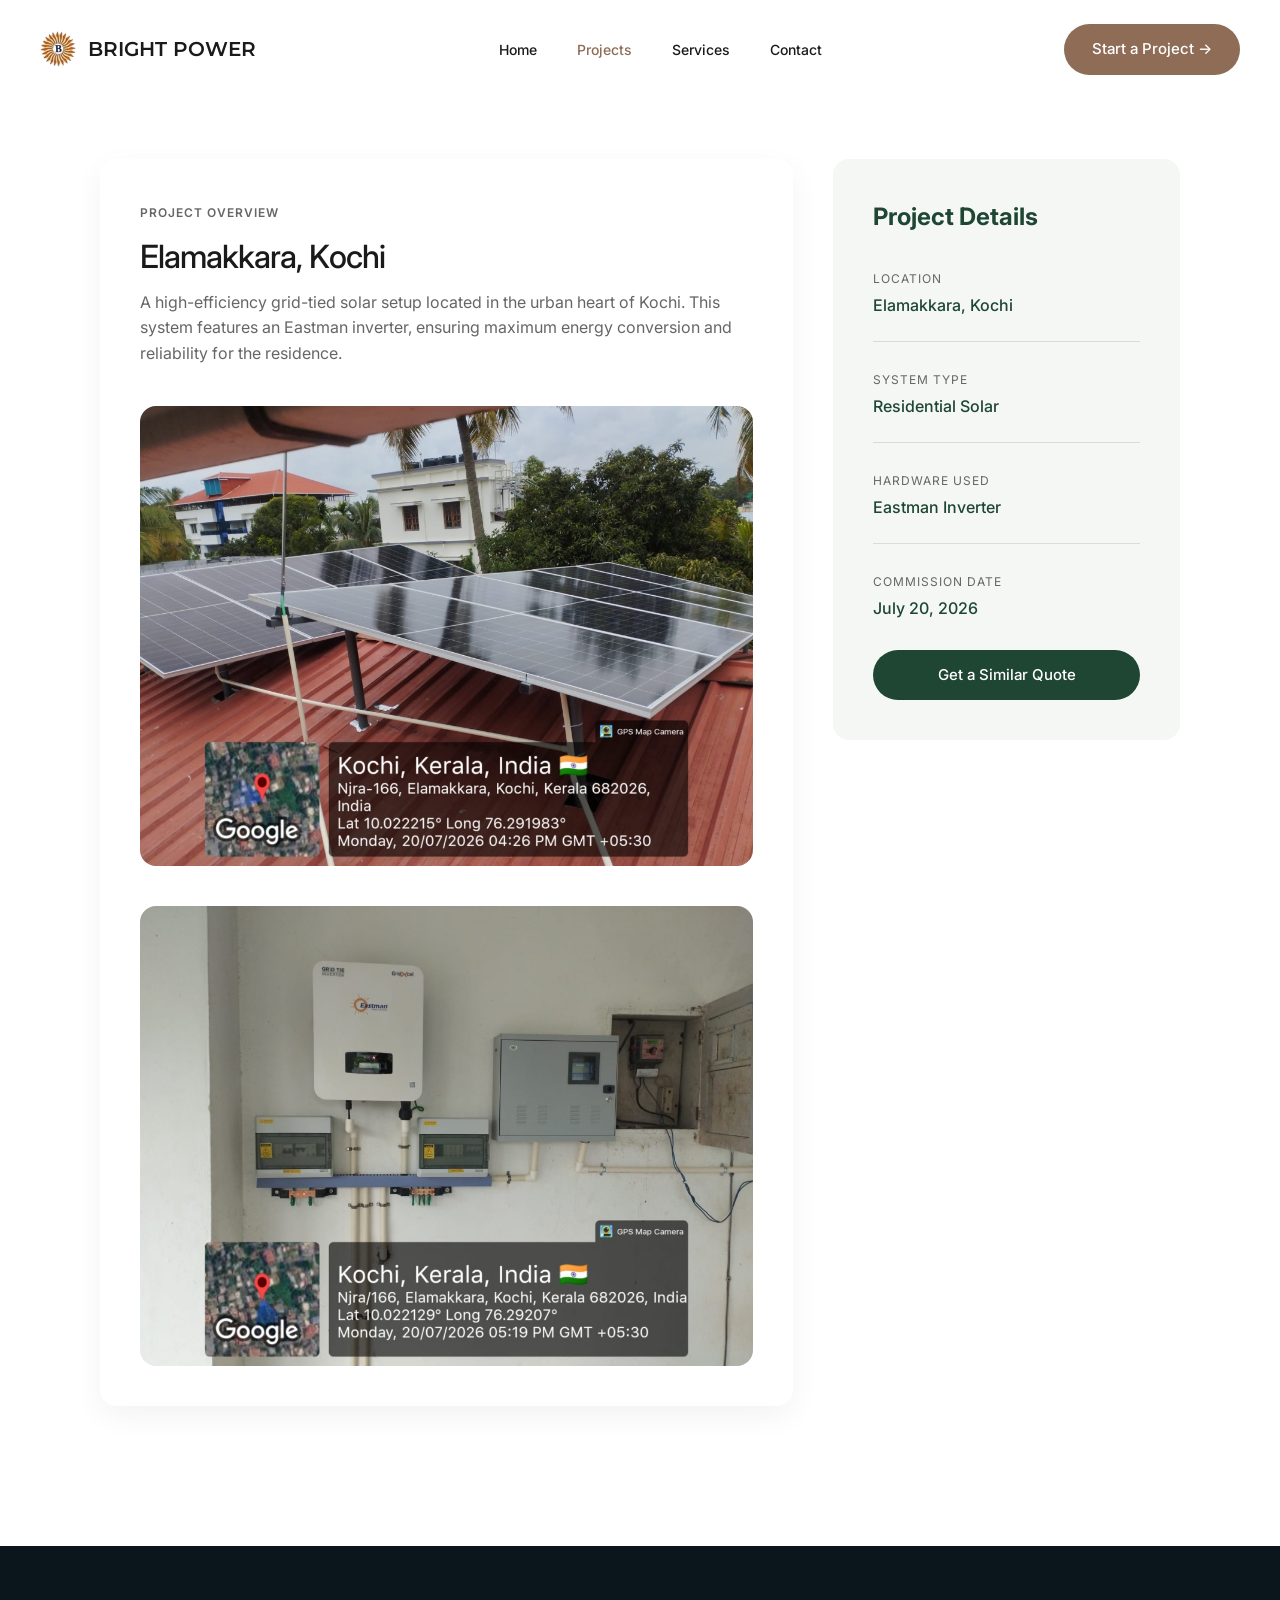
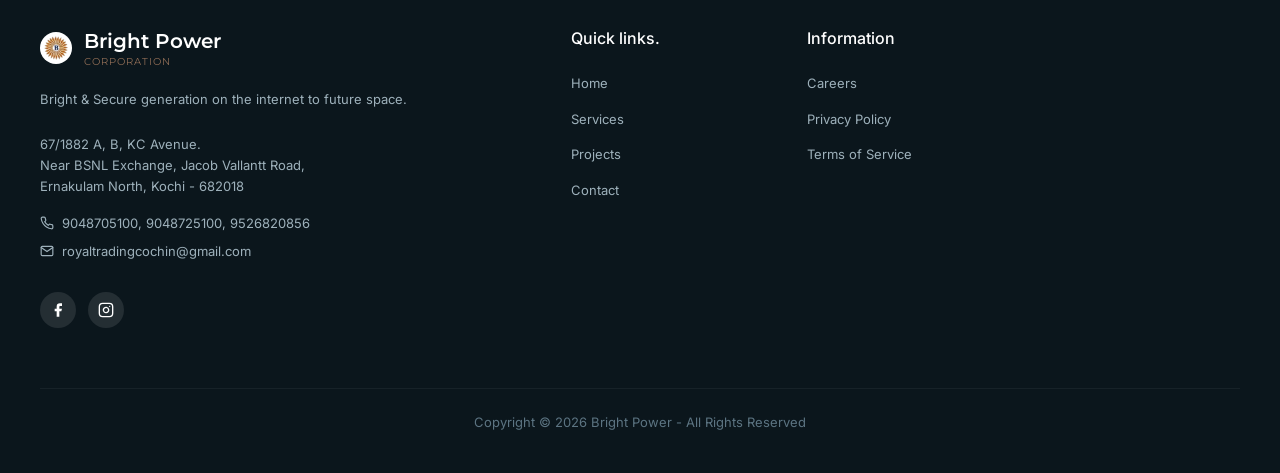
<file: elamakkara.html>
<!DOCTYPE html>
<html lang="en">
<head>
    <meta charset="UTF-8">
    <meta name="viewport" content="width=device-width, initial-scale=1.0">
    <title>Elamakkara Project | Bright Power</title>
    <link rel="stylesheet" href="style.css">
</head>
<body>

    <div class="page-wrapper">
        <header>
            <a href="index.html" class="logo">
                <img src="logo.png" alt="Bright Power Logo" style="height: 36px; width: auto; object-fit: contain;">
                BRIGHT POWER
            </a>
            <nav class="nav-links">
                <a href="index.html">Home</a>
                <a href="projects.html" style="color: var(--accent);">Projects</a>
                <a href="services.html">Services</a>
                <a href="contact.html">Contact</a>
            </nav>
            <a href="contact.html" class="btn">Start a Project &rarr;</a>
            <button class="menu-toggle" aria-label="Toggle navigation">
                <svg viewBox="0 0 24 24" fill="none" stroke-width="2" stroke-linecap="round" stroke-linejoin="round"><line x1="3" y1="12" x2="21" y2="12"></line><line x1="3" y1="6" x2="21" y2="6"></line><line x1="3" y1="18" x2="21" y2="18"></line></svg>
            </button>
        </header>

        <div class="project-details-container" style="display: grid; grid-template-columns: 2fr 1fr; gap: 40px; padding: 60px; max-width: 1200px; margin: 0 auto;">
            <!-- Left Column: Overview -->
            <div class="project-overview" style="background: #fff; padding: 40px; border-radius: var(--radius-md); box-shadow: 0 10px 30px rgba(0,0,0,0.05);">
                <span style="font-size: 12px; font-weight: 600; color: var(--text-muted); letter-spacing: 1px; text-transform: uppercase;">Project Overview</span>
                <h1 style="font-size: 32px; color: #1A1A1A; margin: 16px 0;">Elamakkara, Kochi</h1>
                <p style="color: var(--text-muted); line-height: 1.6; margin-bottom: 40px;">A high-efficiency grid-tied solar setup located in the urban heart of Kochi. This system features an Eastman inverter, ensuring maximum energy conversion and reliability for the residence.</p>
                <img src="elamakkara_exterior.jpg" alt="Elamakkara Solar Panels" style="border-radius: var(--radius-md); width: 100%; object-fit: cover;">
                <div style="margin-top: 40px;">
                   <img src="elamakkara_interior.jpg" alt="Elamakkara Inverter" style="border-radius: var(--radius-md); width: 100%; object-fit: cover;">
                </div>
            </div>
            
            <!-- Right Column: Details Sidebar -->
            <div class="project-sidebar" style="background: #F4F7F4; padding: 40px; border-radius: var(--radius-md); align-self: start;">
                <h3 style="font-size: 24px; color: #1E4633; margin-bottom: 30px;">Project Details</h3>
                
                <div class="detail-item" style="margin-bottom: 24px; padding-bottom: 24px; border-bottom: 1px solid #D6DED6;">
                    <span style="font-size: 12px; color: var(--text-muted); text-transform: uppercase; letter-spacing: 1px;">Location</span>
                    <p style="font-weight: 500; color: #1E4633; margin-top: 4px;">Elamakkara, Kochi</p>
                </div>
                
                <div class="detail-item" style="margin-bottom: 24px; padding-bottom: 24px; border-bottom: 1px solid #D6DED6;">
                    <span style="font-size: 12px; color: var(--text-muted); text-transform: uppercase; letter-spacing: 1px;">System Type</span>
                    <p style="font-weight: 500; color: #1E4633; margin-top: 4px;">Residential Solar</p>
                </div>
                
                <div class="detail-item" style="margin-bottom: 24px; padding-bottom: 24px; border-bottom: 1px solid #D6DED6;">
                    <span style="font-size: 12px; color: var(--text-muted); text-transform: uppercase; letter-spacing: 1px;">Hardware Used</span>
                    <p style="font-weight: 500; color: #1E4633; margin-top: 4px;">Eastman Inverter</p>
                </div>
                
                <div class="detail-item" style="margin-bottom: 30px;">
                    <span style="font-size: 12px; color: var(--text-muted); text-transform: uppercase; letter-spacing: 1px;">Commission Date</span>
                    <p style="font-weight: 500; color: #1E4633; margin-top: 4px;">July 20, 2026</p>
                </div>
                
                <a href="contact.html" class="btn" style="width: 100%; background: #1E4633; color: #fff;">Get a Similar Quote</a>
            </div>
        </div>

        <!-- Footer -->
        <footer class="main-footer">
            <div class="footer-grid">
                <div class="footer-col">
                    <a href="index.html" class="logo">
                        <div style="background: #fff; border-radius: 50%; padding: 4px; display: inline-flex; align-items: center; justify-content: center; height: 32px; width: 32px;">
                            <img src="logo.png" alt="Bright Power Logo" style="height: 24px; width: auto;">
                        </div>
                        <div style="display: flex; flex-direction: column;">
                            <span>Bright Power</span>
                            <span style="font-size: 10px; font-weight: 400; color: var(--accent); letter-spacing: 1px; margin-top: -2px;">CORPORATION</span>
                        </div>
                    </a>
                    <p class="footer-tagline">Bright & Secure generation on the internet to future space.</p>
                    
                    <div class="footer-contact-info">
                        <p>
                            67/1882 A, B, KC Avenue.<br>
                            Near BSNL Exchange, Jacob Vallantt Road,<br>
                            Ernakulam North, Kochi - 682018
                        </p>
                        <p style="margin-top: 16px;">
                            <svg width="14" height="14" viewBox="0 0 24 24" fill="none" stroke="currentColor" stroke-width="2" stroke-linecap="round" stroke-linejoin="round" style="margin-top: 3px;"><path d="M22 16.92v3a2 2 0 0 1-2.18 2 19.79 19.79 0 0 1-8.63-3.07 19.5 19.5 0 0 1-6-6 19.79 19.79 0 0 1-3.07-8.67A2 2 0 0 1 4.11 2h3a2 2 0 0 1 2 1.72 12.84 12.84 0 0 0 .7 2.81 2 2 0 0 1-.45 2.11L8.09 9.91a16 16 0 0 0 6 6l1.27-1.27a2 2 0 0 1 2.11-.45 12.84 12.84 0 0 0 2.81.7A2 2 0 0 1 22 16.92z"></path></svg>
                            9048705100, 9048725100, 9526820856
                        </p>
                        <p>
                            <svg width="14" height="14" viewBox="0 0 24 24" fill="none" stroke="currentColor" stroke-width="2" stroke-linecap="round" stroke-linejoin="round" style="margin-top: 3px;"><path d="M4 4h16c1.1 0 2 .9 2 2v12c0 1.1-.9 2-2 2H4c-1.1 0-2-.9-2-2V6c0-1.1.9-2 2-2z"></path><polyline points="22,6 12,13 2,6"></polyline></svg>
                            <a href="mailto:royaltradingcochin@gmail.com">royaltradingcochin@gmail.com</a>
                        </p>
                    </div>

                    <div class="social-links">
                        <a href="https://www.facebook.com/share/1CF2pqu2Mk/?mibextid=wwXIfr" target="_blank" class="social-icon">
                            <svg viewBox="0 0 24 24" fill="currentColor" stroke="none"><path d="M18 2h-3a5 5 0 0 0-5 5v3H7v4h3v8h4v-8h3l1-4h-4V7a1 1 0 0 1 1-1h3z"></path></svg>
                        </a>
                        <a href="https://www.instagram.com/bright__solar?stkn=MThpdmZjdDZzMGtzcQ==" target="_blank" class="social-icon">
                            <svg viewBox="0 0 24 24" fill="none" stroke="currentColor" stroke-width="2" stroke-linecap="round" stroke-linejoin="round"><rect x="2" y="2" width="20" height="20" rx="5" ry="5"></rect><path d="M16 11.37A4 4 0 1 1 12.63 8 4 4 0 0 1 16 11.37z"></path><line x1="17.5" y1="6.5" x2="17.51" y2="6.5"></line></svg>
                        </a>
                    </div>
                </div>

                <div class="footer-col">
                    <h4>Quick links.</h4>
                    <ul class="footer-links">
                        <li><a href="index.html">Home</a></li>
                        <li><a href="services.html">Services</a></li>
                        <li><a href="projects.html">Projects</a></li>
                        <li><a href="contact.html">Contact</a></li>
                    </ul>
                </div>

                <div class="footer-col">
                    <h4>Information</h4>
                    <ul class="footer-links">
                        <li><a href="careers.html">Careers</a></li>
                        <li><a href="privacy.html">Privacy Policy</a></li>
                        <li><a href="terms.html">Terms of Service</a></li>
                    </ul>
                </div>

            </div>

            <div class="footer-bottom">
                Copyright &copy; 2026 Bright Power - All Rights Reserved
            </div>
        </footer>
    </div>

    <script>
        document.addEventListener('DOMContentLoaded', () => {
            const menuToggle = document.querySelector('.menu-toggle');
            const navLinks = document.querySelector('.nav-links');
            if (menuToggle && navLinks) {
                menuToggle.addEventListener('click', () => {
                    navLinks.classList.toggle('active');
                });
            }
        });
    </script>
</body>
</html>
</file>
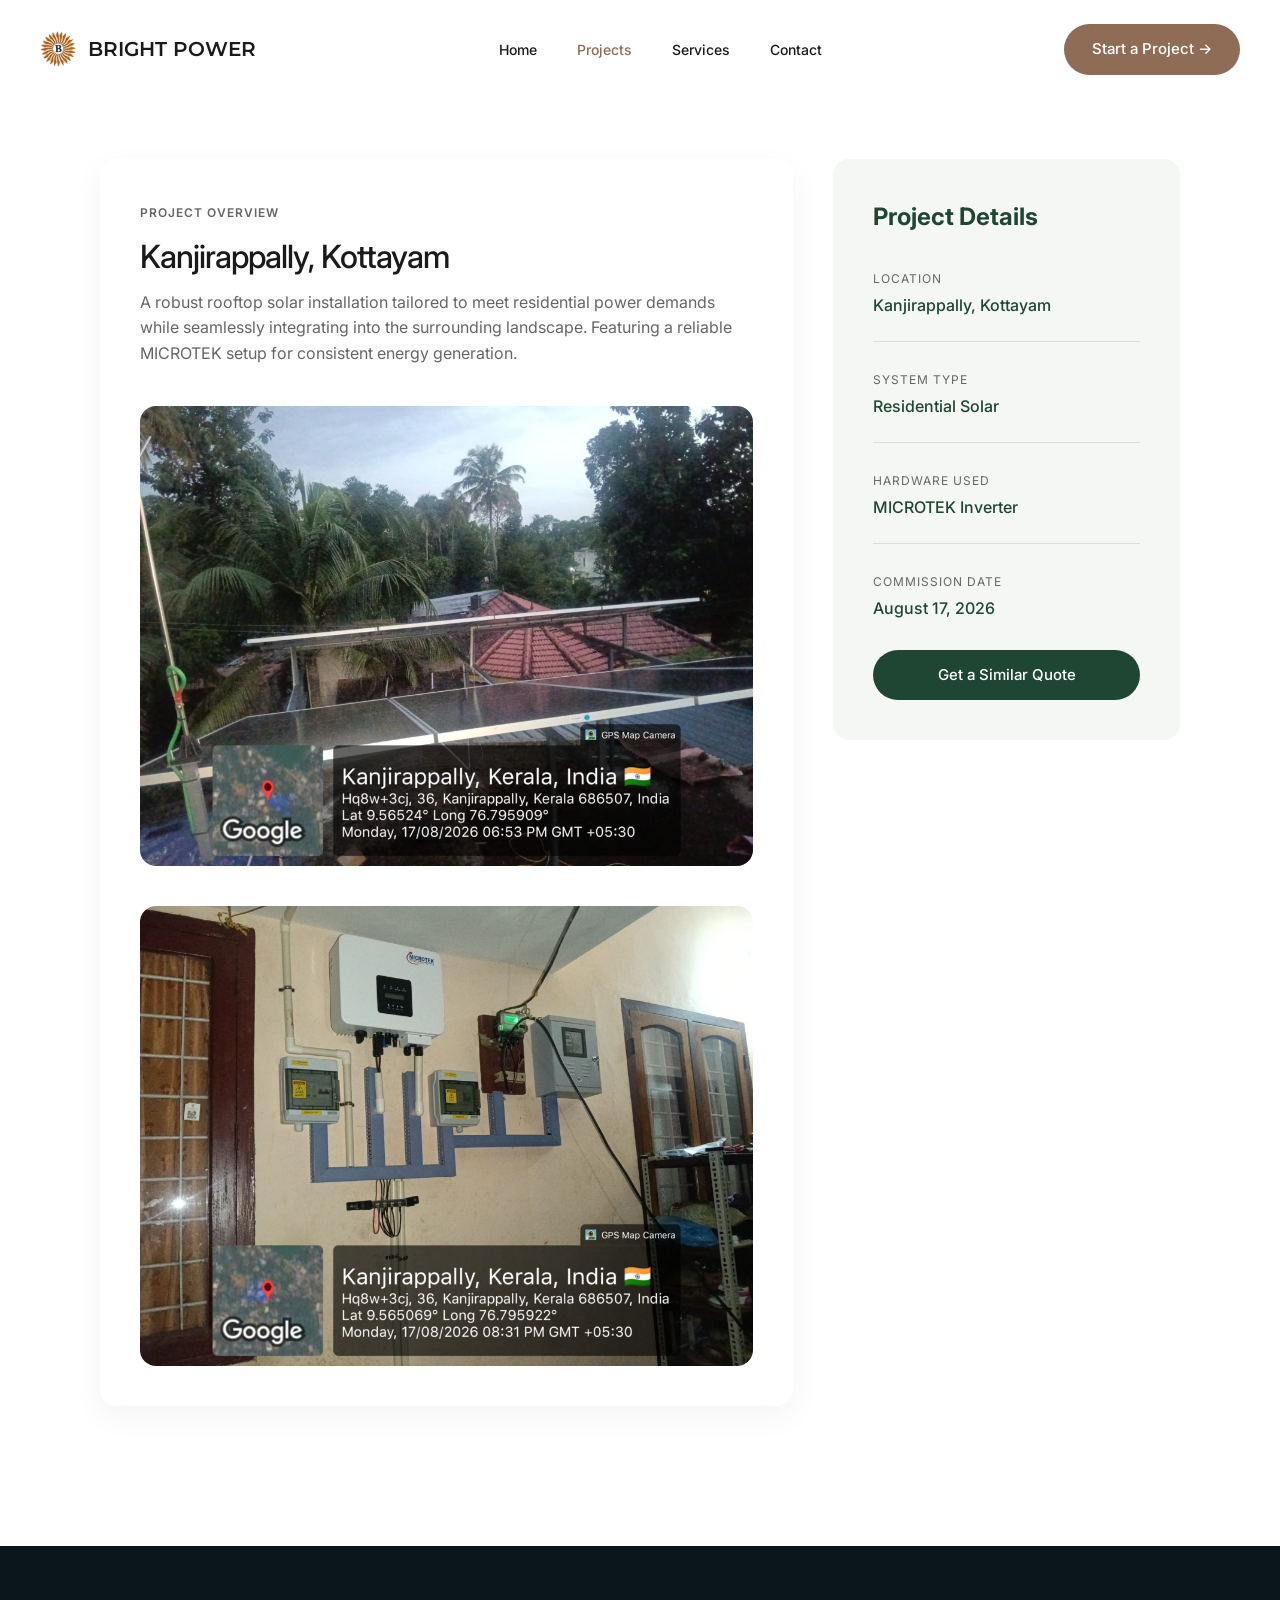
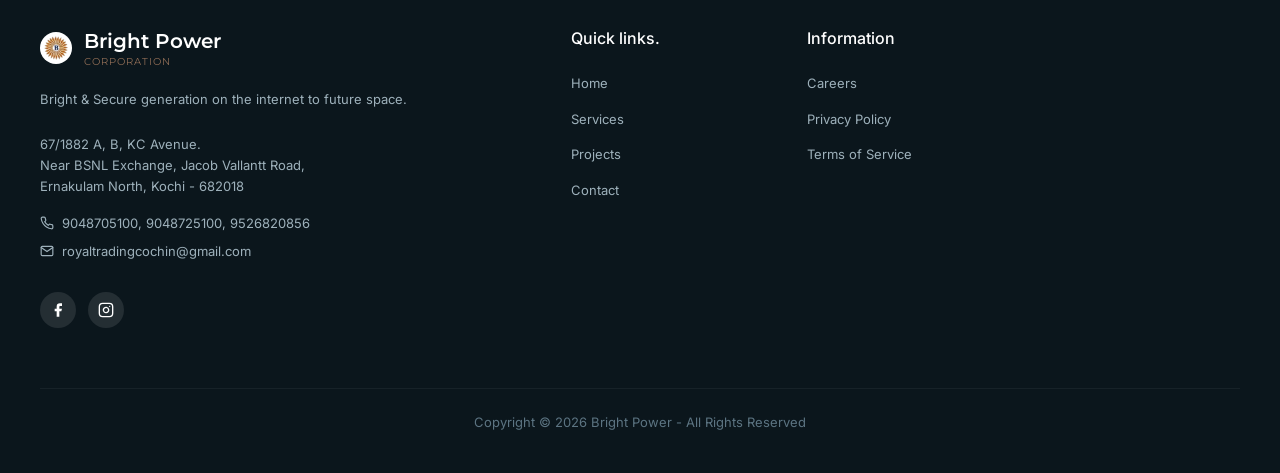
<file: kanjirappally.html>
<!DOCTYPE html>
<html lang="en">
<head>
    <meta charset="UTF-8">
    <meta name="viewport" content="width=device-width, initial-scale=1.0">
    <title>Kanjirappally Project | Bright Power</title>
    <link rel="stylesheet" href="style.css">
</head>
<body>

    <div class="page-wrapper">
        <header>
            <a href="index.html" class="logo">
                <img src="logo.png" alt="Bright Power Logo" style="height: 36px; width: auto; object-fit: contain;">
                BRIGHT POWER
            </a>
            <nav class="nav-links">
                <a href="index.html">Home</a>
                <a href="projects.html" style="color: var(--accent);">Projects</a>
                <a href="services.html">Services</a>
                <a href="contact.html">Contact</a>
            </nav>
            <a href="contact.html" class="btn">Start a Project &rarr;</a>
            <button class="menu-toggle" aria-label="Toggle navigation">
                <svg viewBox="0 0 24 24" fill="none" stroke-width="2" stroke-linecap="round" stroke-linejoin="round"><line x1="3" y1="12" x2="21" y2="12"></line><line x1="3" y1="6" x2="21" y2="6"></line><line x1="3" y1="18" x2="21" y2="18"></line></svg>
            </button>
        </header>

        <div class="project-details-container" style="display: grid; grid-template-columns: 2fr 1fr; gap: 40px; padding: 60px; max-width: 1200px; margin: 0 auto;">
            <!-- Left Column: Overview -->
            <div class="project-overview" style="background: #fff; padding: 40px; border-radius: var(--radius-md); box-shadow: 0 10px 30px rgba(0,0,0,0.05);">
                <span style="font-size: 12px; font-weight: 600; color: var(--text-muted); letter-spacing: 1px; text-transform: uppercase;">Project Overview</span>
                <h1 style="font-size: 32px; color: #1A1A1A; margin: 16px 0;">Kanjirappally, Kottayam</h1>
                <p style="color: var(--text-muted); line-height: 1.6; margin-bottom: 40px;">A robust rooftop solar installation tailored to meet residential power demands while seamlessly integrating into the surrounding landscape. Featuring a reliable MICROTEK setup for consistent energy generation.</p>
                <img src="kanjirappally_exterior.jpg" alt="Kanjirappally Solar Panels" style="border-radius: var(--radius-md); width: 100%; object-fit: cover;">
                <div style="margin-top: 40px;">
                   <img src="kanjirappally_interior.jpg" alt="Kanjirappally Inverter" style="border-radius: var(--radius-md); width: 100%; object-fit: cover;">
                </div>
            </div>
            
            <!-- Right Column: Details Sidebar -->
            <div class="project-sidebar" style="background: #F4F7F4; padding: 40px; border-radius: var(--radius-md); align-self: start;">
                <h3 style="font-size: 24px; color: #1E4633; margin-bottom: 30px;">Project Details</h3>
                
                <div class="detail-item" style="margin-bottom: 24px; padding-bottom: 24px; border-bottom: 1px solid #D6DED6;">
                    <span style="font-size: 12px; color: var(--text-muted); text-transform: uppercase; letter-spacing: 1px;">Location</span>
                    <p style="font-weight: 500; color: #1E4633; margin-top: 4px;">Kanjirappally, Kottayam</p>
                </div>
                
                <div class="detail-item" style="margin-bottom: 24px; padding-bottom: 24px; border-bottom: 1px solid #D6DED6;">
                    <span style="font-size: 12px; color: var(--text-muted); text-transform: uppercase; letter-spacing: 1px;">System Type</span>
                    <p style="font-weight: 500; color: #1E4633; margin-top: 4px;">Residential Solar</p>
                </div>
                
                <div class="detail-item" style="margin-bottom: 24px; padding-bottom: 24px; border-bottom: 1px solid #D6DED6;">
                    <span style="font-size: 12px; color: var(--text-muted); text-transform: uppercase; letter-spacing: 1px;">Hardware Used</span>
                    <p style="font-weight: 500; color: #1E4633; margin-top: 4px;">MICROTEK Inverter</p>
                </div>
                
                <div class="detail-item" style="margin-bottom: 30px;">
                    <span style="font-size: 12px; color: var(--text-muted); text-transform: uppercase; letter-spacing: 1px;">Commission Date</span>
                    <p style="font-weight: 500; color: #1E4633; margin-top: 4px;">August 17, 2026</p>
                </div>
                
                <a href="contact.html" class="btn" style="width: 100%; background: #1E4633; color: #fff;">Get a Similar Quote</a>
            </div>
        </div>

        <!-- Footer -->
        <footer class="main-footer">
            <div class="footer-grid">
                <div class="footer-col">
                    <a href="index.html" class="logo">
                        <div style="background: #fff; border-radius: 50%; padding: 4px; display: inline-flex; align-items: center; justify-content: center; height: 32px; width: 32px;">
                            <img src="logo.png" alt="Bright Power Logo" style="height: 24px; width: auto;">
                        </div>
                        <div style="display: flex; flex-direction: column;">
                            <span>Bright Power</span>
                            <span style="font-size: 10px; font-weight: 400; color: var(--accent); letter-spacing: 1px; margin-top: -2px;">CORPORATION</span>
                        </div>
                    </a>
                    <p class="footer-tagline">Bright & Secure generation on the internet to future space.</p>
                    
                    <div class="footer-contact-info">
                        <p>
                            67/1882 A, B, KC Avenue.<br>
                            Near BSNL Exchange, Jacob Vallantt Road,<br>
                            Ernakulam North, Kochi - 682018
                        </p>
                        <p style="margin-top: 16px;">
                            <svg width="14" height="14" viewBox="0 0 24 24" fill="none" stroke="currentColor" stroke-width="2" stroke-linecap="round" stroke-linejoin="round" style="margin-top: 3px;"><path d="M22 16.92v3a2 2 0 0 1-2.18 2 19.79 19.79 0 0 1-8.63-3.07 19.5 19.5 0 0 1-6-6 19.79 19.79 0 0 1-3.07-8.67A2 2 0 0 1 4.11 2h3a2 2 0 0 1 2 1.72 12.84 12.84 0 0 0 .7 2.81 2 2 0 0 1-.45 2.11L8.09 9.91a16 16 0 0 0 6 6l1.27-1.27a2 2 0 0 1 2.11-.45 12.84 12.84 0 0 0 2.81.7A2 2 0 0 1 22 16.92z"></path></svg>
                            9048705100, 9048725100, 9526820856
                        </p>
                        <p>
                            <svg width="14" height="14" viewBox="0 0 24 24" fill="none" stroke="currentColor" stroke-width="2" stroke-linecap="round" stroke-linejoin="round" style="margin-top: 3px;"><path d="M4 4h16c1.1 0 2 .9 2 2v12c0 1.1-.9 2-2 2H4c-1.1 0-2-.9-2-2V6c0-1.1.9-2 2-2z"></path><polyline points="22,6 12,13 2,6"></polyline></svg>
                            <a href="mailto:royaltradingcochin@gmail.com">royaltradingcochin@gmail.com</a>
                        </p>
                    </div>

                    <div class="social-links">
                        <a href="https://www.facebook.com/share/1CF2pqu2Mk/?mibextid=wwXIfr" target="_blank" class="social-icon">
                            <svg viewBox="0 0 24 24" fill="currentColor" stroke="none"><path d="M18 2h-3a5 5 0 0 0-5 5v3H7v4h3v8h4v-8h3l1-4h-4V7a1 1 0 0 1 1-1h3z"></path></svg>
                        </a>
                        <a href="https://www.instagram.com/bright__solar?stkn=MThpdmZjdDZzMGtzcQ==" target="_blank" class="social-icon">
                            <svg viewBox="0 0 24 24" fill="none" stroke="currentColor" stroke-width="2" stroke-linecap="round" stroke-linejoin="round"><rect x="2" y="2" width="20" height="20" rx="5" ry="5"></rect><path d="M16 11.37A4 4 0 1 1 12.63 8 4 4 0 0 1 16 11.37z"></path><line x1="17.5" y1="6.5" x2="17.51" y2="6.5"></line></svg>
                        </a>
                    </div>
                </div>

                <div class="footer-col">
                    <h4>Quick links.</h4>
                    <ul class="footer-links">
                        <li><a href="index.html">Home</a></li>
                        <li><a href="services.html">Services</a></li>
                        <li><a href="projects.html">Projects</a></li>
                        <li><a href="contact.html">Contact</a></li>
                    </ul>
                </div>

                <div class="footer-col">
                    <h4>Information</h4>
                    <ul class="footer-links">
                        <li><a href="careers.html">Careers</a></li>
                        <li><a href="privacy.html">Privacy Policy</a></li>
                        <li><a href="terms.html">Terms of Service</a></li>
                    </ul>
                </div>

            </div>

            <div class="footer-bottom">
                Copyright &copy; 2026 Bright Power - All Rights Reserved
            </div>
        </footer>
    </div>

    <script>
        document.addEventListener('DOMContentLoaded', () => {
            const menuToggle = document.querySelector('.menu-toggle');
            const navLinks = document.querySelector('.nav-links');
            if (menuToggle && navLinks) {
                menuToggle.addEventListener('click', () => {
                    navLinks.classList.toggle('active');
                });
            }
        });
    </script>
</body>
</html>
</file>
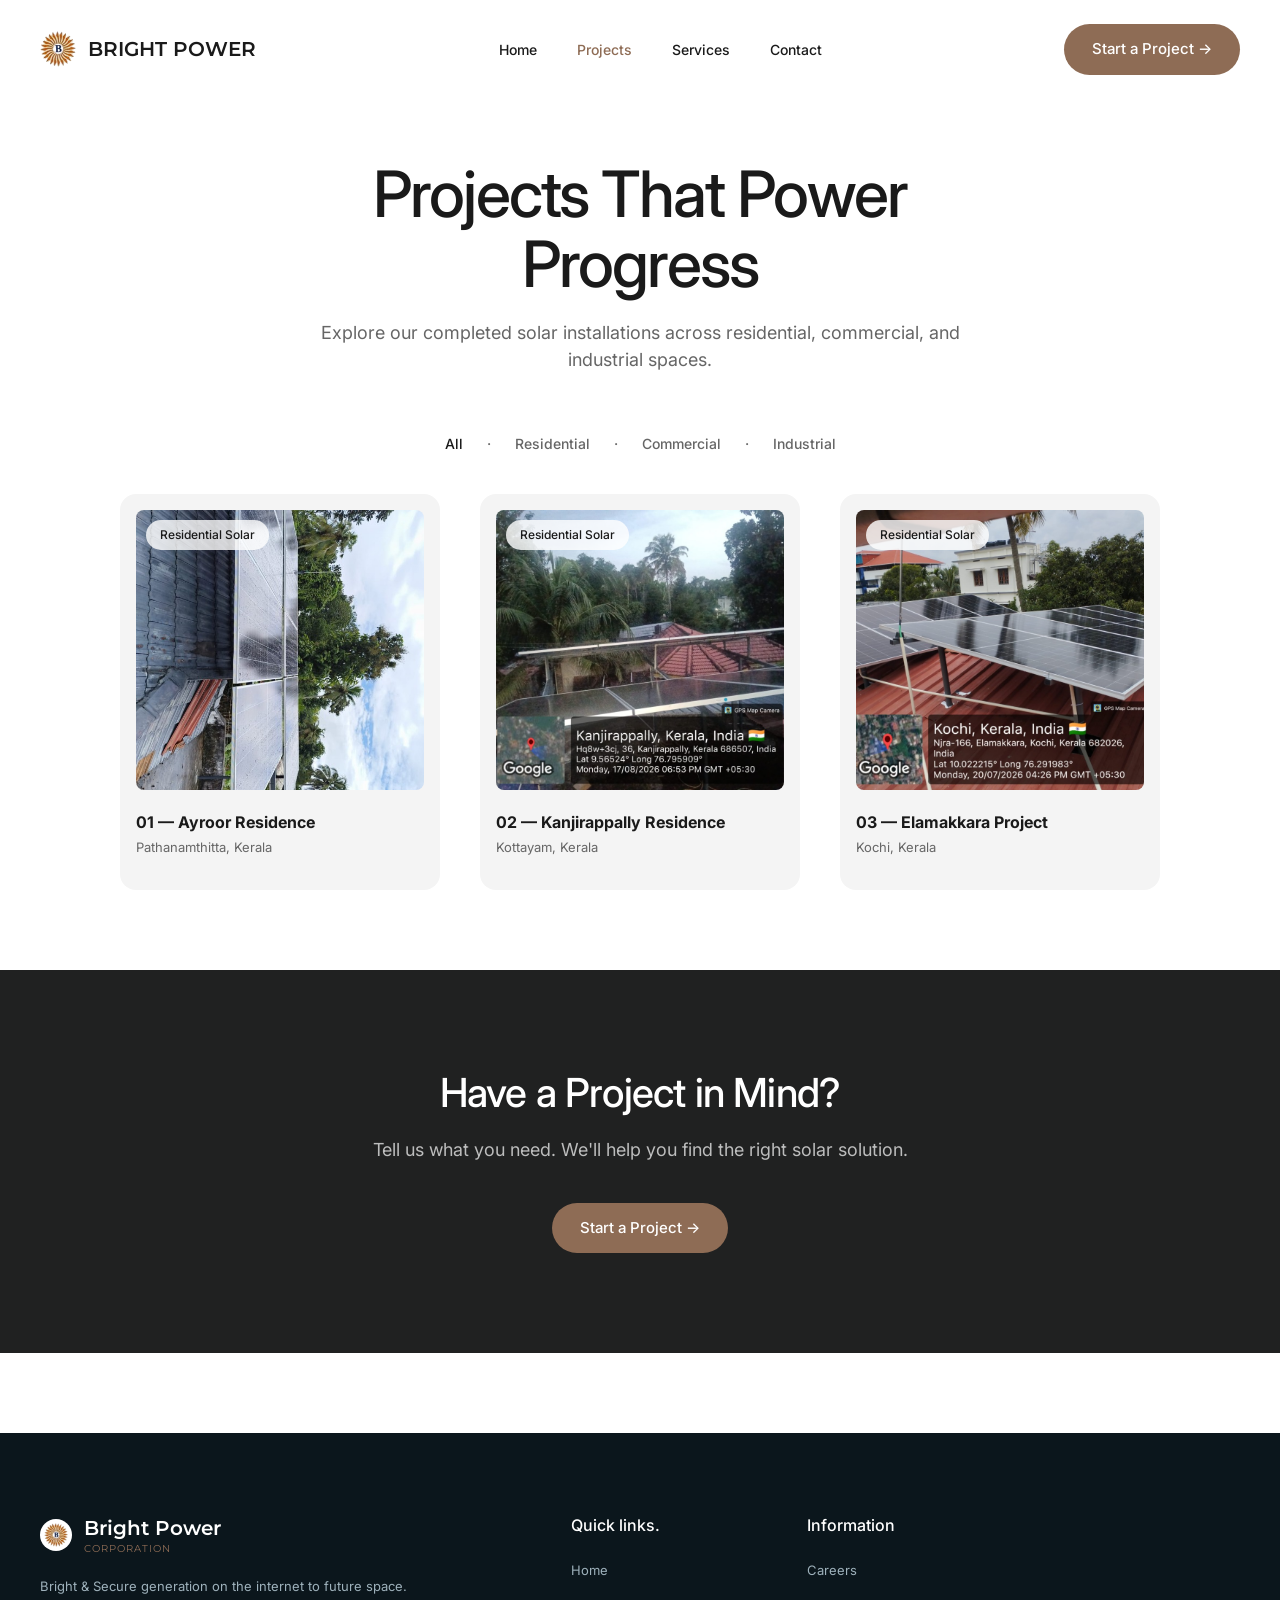
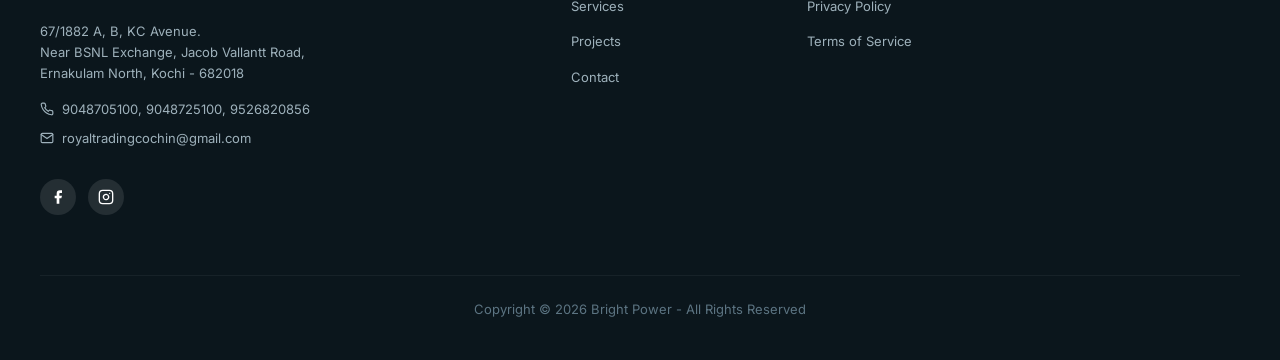
<file: projects.html>
<!DOCTYPE html>
<html lang="en">
<head>
    <meta charset="UTF-8">
    <meta name="viewport" content="width=device-width, initial-scale=1.0">
    <title>Projects | Bright Power</title>
    <meta name="description" content="Explore our completed solar installations across residential, commercial, and industrial spaces.">
    <link rel="stylesheet" href="style.css">
</head>
<body>

    <div class="page-wrapper">
        <header>
            <a href="index.html" class="logo">
                <img src="logo.png" alt="Bright Power Logo" style="height: 36px; width: auto; object-fit: contain;">
                BRIGHT POWER
            </a>
            <nav class="nav-links">
                <a href="index.html">Home</a>
                <a href="projects.html" style="color: var(--accent);">Projects</a>
                <a href="services.html">Services</a>
                <a href="contact.html">Contact</a>
            </nav>
            <a href="contact.html" class="btn">Start a Project &rarr;</a>
            <button class="menu-toggle" aria-label="Toggle navigation">
                <svg viewBox="0 0 24 24" fill="none" stroke-width="2" stroke-linecap="round" stroke-linejoin="round"><line x1="3" y1="12" x2="21" y2="12"></line><line x1="3" y1="6" x2="21" y2="6"></line><line x1="3" y1="18" x2="21" y2="18"></line></svg>
            </button>
        </header>

        <div class="inner-header">
            <h1>Projects That Power Progress</h1>
            <p style="color: var(--text-muted); margin-top: 20px; font-size: 18px;">Explore our completed solar installations across residential, commercial, and industrial spaces.</p>
        </div>

        <!-- Filter -->
        <div style="padding: 0 60px; display: flex; gap: 24px; font-size: 14px; font-weight: 500; color: var(--text-muted); justify-content: center;">
            <a href="#" style="color: var(--text-dark);">All</a>
            <span>·</span>
            <a href="#">Residential</a>
            <span>·</span>
            <a href="#">Commercial</a>
            <span>·</span>
            <a href="#">Industrial</a>
        </div>

        <section class="projects-section" style="margin: 0; border-radius: 0; padding-top: 40px; display: block; background: transparent;">
            
            <div class="proj-cards" style="display: grid; grid-template-columns: repeat(auto-fit, minmax(300px, 1fr)); gap: 40px; padding: 0 60px;">
                <a href="ayroor.html" style="display: block;">
                    <div class="p-card" style="background: var(--bg-light); color: var(--text-dark);">
                        <span class="card-tag">Residential Solar</span>
                        <img src="ayroor_exterior.jpg" alt="Ayroor Residence">
                        <h4>01 — Ayroor Residence</h4>
                        <p style="color: var(--text-muted);">Pathanamthitta, Kerala</p>
                    </div>
                </a>
                
                <a href="kanjirappally.html" style="display: block;">
                    <div class="p-card" style="background: var(--bg-light); color: var(--text-dark);">
                        <span class="card-tag">Residential Solar</span>
                        <img src="kanjirappally_exterior.jpg" alt="Kanjirappally Residence">
                        <h4>02 — Kanjirappally Residence</h4>
                        <p style="color: var(--text-muted);">Kottayam, Kerala</p>
                    </div>
                </a>

                <a href="elamakkara.html" style="display: block;">
                    <div class="p-card" style="background: var(--bg-light); color: var(--text-dark);">
                        <span class="card-tag">Residential Solar</span>
                        <img src="elamakkara_exterior.jpg" alt="Elamakkara Project">
                        <h4>03 — Elamakkara Project</h4>
                        <p style="color: var(--text-muted);">Kochi, Kerala</p>
                    </div>
                </a>
            </div>
        </section>

        <!-- CTA -->
        <section style="background-color: var(--bg-dark); color: #fff; padding: 100px 60px; text-align: center;">
            <h2 style="font-size: 40px; margin-bottom: 20px;">Have a Project in Mind?</h2>
            <p style="font-size: 18px; margin-bottom: 40px; opacity: 0.7;">Tell us what you need. We'll help you find the right solar solution.</p>
            <a href="contact.html" class="btn">Start a Project &rarr;</a>
        </section>

        <!-- Footer -->
        <footer class="main-footer">
            <div class="footer-grid">
                <div class="footer-col">
                    <a href="index.html" class="logo">
                        <div style="background: #fff; border-radius: 50%; padding: 4px; display: inline-flex; align-items: center; justify-content: center; height: 32px; width: 32px;">
                            <img src="logo.png" alt="Bright Power Logo" style="height: 24px; width: auto;">
                        </div>
                        <div style="display: flex; flex-direction: column;">
                            <span>Bright Power</span>
                            <span style="font-size: 10px; font-weight: 400; color: var(--accent); letter-spacing: 1px; margin-top: -2px;">CORPORATION</span>
                        </div>
                    </a>
                    <p class="footer-tagline">Bright & Secure generation on the internet to future space.</p>
                    
                    <div class="footer-contact-info">
                        <p>
                            67/1882 A, B, KC Avenue.<br>
                            Near BSNL Exchange, Jacob Vallantt Road,<br>
                            Ernakulam North, Kochi - 682018
                        </p>
                        <p style="margin-top: 16px;">
                            <svg width="14" height="14" viewBox="0 0 24 24" fill="none" stroke="currentColor" stroke-width="2" stroke-linecap="round" stroke-linejoin="round" style="margin-top: 3px;"><path d="M22 16.92v3a2 2 0 0 1-2.18 2 19.79 19.79 0 0 1-8.63-3.07 19.5 19.5 0 0 1-6-6 19.79 19.79 0 0 1-3.07-8.67A2 2 0 0 1 4.11 2h3a2 2 0 0 1 2 1.72 12.84 12.84 0 0 0 .7 2.81 2 2 0 0 1-.45 2.11L8.09 9.91a16 16 0 0 0 6 6l1.27-1.27a2 2 0 0 1 2.11-.45 12.84 12.84 0 0 0 2.81.7A2 2 0 0 1 22 16.92z"></path></svg>
                            9048705100, 9048725100, 9526820856
                        </p>
                        <p>
                            <svg width="14" height="14" viewBox="0 0 24 24" fill="none" stroke="currentColor" stroke-width="2" stroke-linecap="round" stroke-linejoin="round" style="margin-top: 3px;"><path d="M4 4h16c1.1 0 2 .9 2 2v12c0 1.1-.9 2-2 2H4c-1.1 0-2-.9-2-2V6c0-1.1.9-2 2-2z"></path><polyline points="22,6 12,13 2,6"></polyline></svg>
                            <a href="mailto:royaltradingcochin@gmail.com">royaltradingcochin@gmail.com</a>
                        </p>
                    </div>

                    <div class="social-links">
                        <a href="https://www.facebook.com/share/1CF2pqu2Mk/?mibextid=wwXIfr" target="_blank" class="social-icon">
                            <svg viewBox="0 0 24 24" fill="currentColor" stroke="none"><path d="M18 2h-3a5 5 0 0 0-5 5v3H7v4h3v8h4v-8h3l1-4h-4V7a1 1 0 0 1 1-1h3z"></path></svg>
                        </a>
                        <a href="https://www.instagram.com/bright__solar?stkn=MThpdmZjdDZzMGtzcQ==" target="_blank" class="social-icon">
                            <svg viewBox="0 0 24 24" fill="none" stroke="currentColor" stroke-width="2" stroke-linecap="round" stroke-linejoin="round"><rect x="2" y="2" width="20" height="20" rx="5" ry="5"></rect><path d="M16 11.37A4 4 0 1 1 12.63 8 4 4 0 0 1 16 11.37z"></path><line x1="17.5" y1="6.5" x2="17.51" y2="6.5"></line></svg>
                        </a>
                    </div>
                </div>

                <div class="footer-col">
                    <h4>Quick links.</h4>
                    <ul class="footer-links">
                        <li><a href="index.html">Home</a></li>
                        <li><a href="services.html">Services</a></li>
                        <li><a href="projects.html">Projects</a></li>
                        <li><a href="contact.html">Contact</a></li>
                    </ul>
                </div>

                <div class="footer-col">
                    <h4>Information</h4>
                    <ul class="footer-links">
                        <li><a href="careers.html">Careers</a></li>
                        <li><a href="privacy.html">Privacy Policy</a></li>
                        <li><a href="terms.html">Terms of Service</a></li>
                    </ul>
                </div>

            </div>

            <div class="footer-bottom">
                Copyright &copy; 2026 Bright Power - All Rights Reserved
            </div>
        </footer>
    </div>

    <script>
        document.addEventListener('DOMContentLoaded', () => {
            const menuToggle = document.querySelector('.menu-toggle');
            const navLinks = document.querySelector('.nav-links');
            if (menuToggle && navLinks) {
                menuToggle.addEventListener('click', () => {
                    navLinks.classList.toggle('active');
                });
            }
        });
    </script>
</body>
</html>
</file>
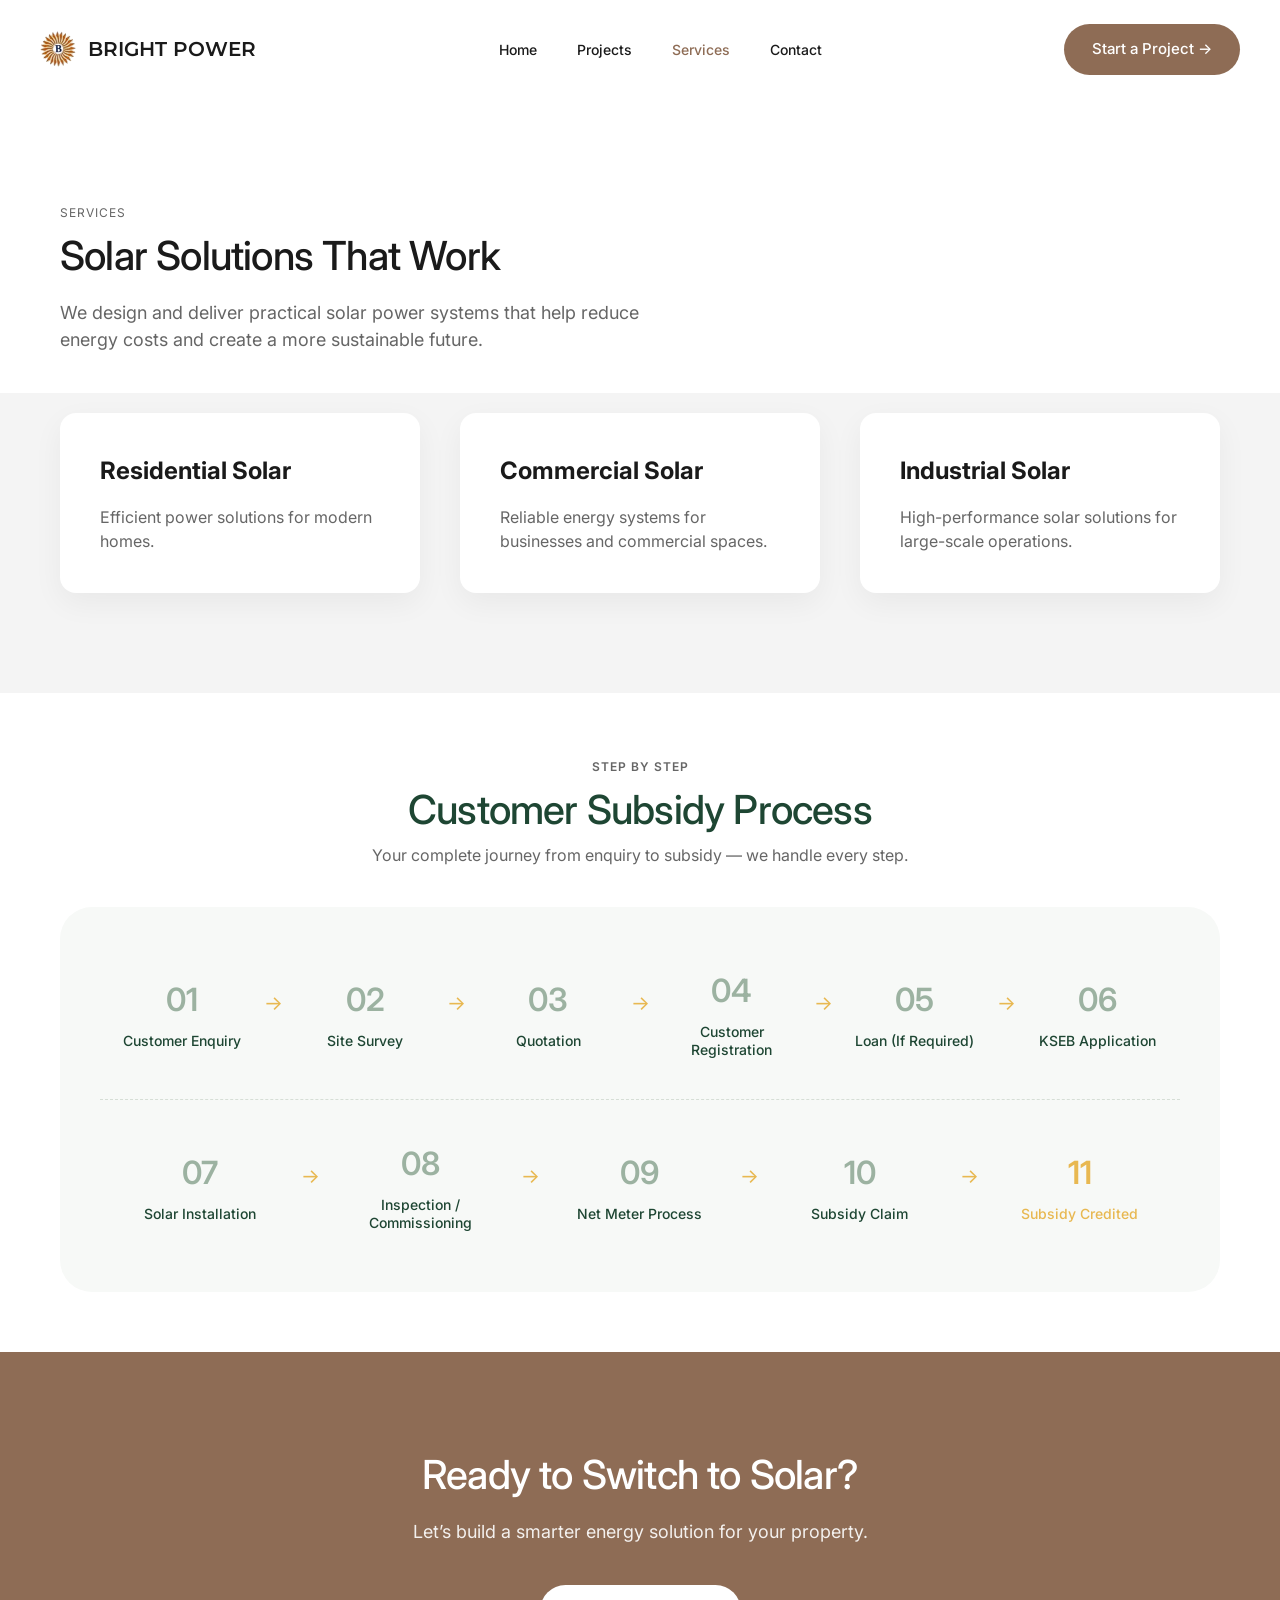
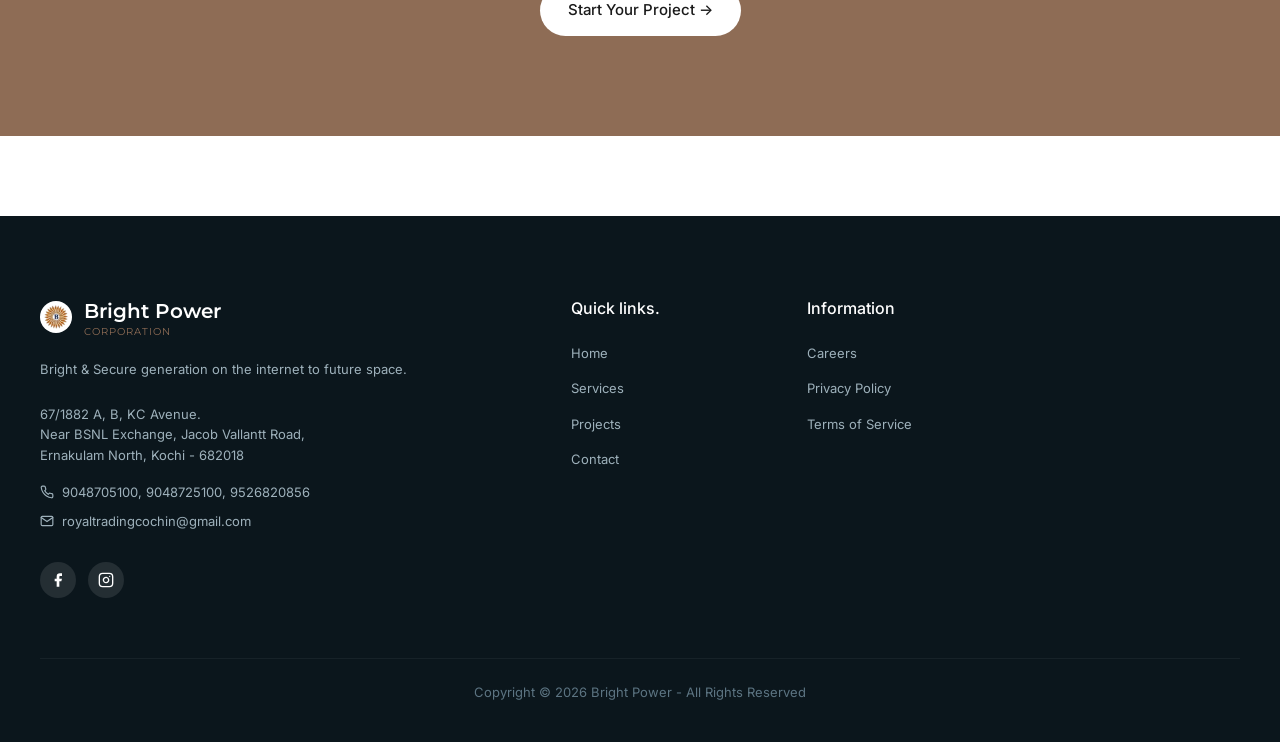
<file: services.html>
<!DOCTYPE html>
<html lang="en">
<head>
    <meta charset="UTF-8">
    <meta name="viewport" content="width=device-width, initial-scale=1.0">
    <title>Services | Bright Power</title>
    <link rel="stylesheet" href="style.css">
</head>
<body>

    <div class="page-wrapper">
        <header>
            <a href="index.html" class="logo">
                <img src="logo.png" alt="Bright Power Logo" style="height: 36px; width: auto; object-fit: contain;">
                BRIGHT POWER
            </a>
            <nav class="nav-links">
                <a href="index.html">Home</a>
                <a href="projects.html">Projects</a>
                <a href="services.html" style="color: var(--accent);">Services</a>
                <a href="contact.html">Contact</a>
            </nav>
            <a href="contact.html" class="btn">Start a Project &rarr;</a>
            <button class="menu-toggle" aria-label="Toggle navigation">
                <svg viewBox="0 0 24 24" fill="none" stroke-width="2" stroke-linecap="round" stroke-linejoin="round"><line x1="3" y1="12" x2="21" y2="12"></line><line x1="3" y1="6" x2="21" y2="6"></line><line x1="3" y1="18" x2="21" y2="18"></line></svg>
            </button>
        </header>

        <!-- Intro -->
        <section class="inner-header" style="padding: 100px 60px 40px; text-align: left; max-width: 1000px; margin: 0;">
            <span style="text-transform: uppercase; letter-spacing: 1px; font-size: 12px; color: var(--text-muted);">Services</span>
            <h2 style="font-size: 40px; margin-top: 10px;">Solar Solutions That Work</h2>
            <p style="color: var(--text-muted); font-size: 18px; margin-top: 20px; max-width: 600px;">We design and deliver practical solar power systems that help reduce energy costs and create a more sustainable future.</p>
        </section>

        <!-- What We Do -->
        <section class="process-section" style="padding-top: 20px;">
            <div style="display: grid; grid-template-columns: repeat(auto-fit, minmax(300px, 1fr)); gap: 40px; max-width: 1400px; margin: 0 auto;">
                <div style="background: #fff; padding: 40px; border-radius: var(--radius-md); box-shadow: 0 10px 30px rgba(0,0,0,0.05);">
                    <h3 style="font-size: 24px; margin-bottom: 16px;">Residential Solar</h3>
                    <p style="color: var(--text-muted);">Efficient power solutions for modern homes.</p>
                </div>
                <div style="background: #fff; padding: 40px; border-radius: var(--radius-md); box-shadow: 0 10px 30px rgba(0,0,0,0.05);">
                    <h3 style="font-size: 24px; margin-bottom: 16px;">Commercial Solar</h3>
                    <p style="color: var(--text-muted);">Reliable energy systems for businesses and commercial spaces.</p>
                </div>
                <div style="background: #fff; padding: 40px; border-radius: var(--radius-md); box-shadow: 0 10px 30px rgba(0,0,0,0.05);">
                    <h3 style="font-size: 24px; margin-bottom: 16px;">Industrial Solar</h3>
                    <p style="color: var(--text-muted);">High-performance solar solutions for large-scale operations.</p>
                </div>
            </div>
        </section>

        <!-- Subsidy Process -->
        <section class="subsidy-process-section" style="padding: 60px; background-color: #fff;">
            <div style="text-align: center; margin-bottom: 40px;">
                <span style="text-transform: uppercase; letter-spacing: 1px; font-size: 12px; color: var(--text-muted); font-weight: 600;">STEP BY STEP</span>
                <h2 style="font-size: 40px; color: #1E4633; margin: 10px 0;">Customer Subsidy Process</h2>
                <p style="color: var(--text-muted); font-size: 16px;">Your complete journey from enquiry to subsidy — we handle every step.</p>
            </div>
            
            <div class="subsidy-container">
                <div class="subsidy-row">
                    <div class="subsidy-step"><span class="step-num">01</span><span class="step-name">Customer Enquiry</span></div><div class="step-arrow">&rarr;</div>
                    <div class="subsidy-step"><span class="step-num">02</span><span class="step-name">Site Survey</span></div><div class="step-arrow">&rarr;</div>
                    <div class="subsidy-step"><span class="step-num">03</span><span class="step-name">Quotation</span></div><div class="step-arrow">&rarr;</div>
                    <div class="subsidy-step"><span class="step-num">04</span><span class="step-name">Customer Registration</span></div><div class="step-arrow">&rarr;</div>
                    <div class="subsidy-step"><span class="step-num">05</span><span class="step-name">Loan (If Required)</span></div><div class="step-arrow">&rarr;</div>
                    <div class="subsidy-step"><span class="step-num">06</span><span class="step-name">KSEB Application</span></div>
                </div>
                <div class="subsidy-divider"></div>
                <div class="subsidy-row">
                    <div class="subsidy-step"><span class="step-num">07</span><span class="step-name">Solar Installation</span></div><div class="step-arrow">&rarr;</div>
                    <div class="subsidy-step"><span class="step-num">08</span><span class="step-name">Inspection / Commissioning</span></div><div class="step-arrow">&rarr;</div>
                    <div class="subsidy-step"><span class="step-num">09</span><span class="step-name">Net Meter Process</span></div><div class="step-arrow">&rarr;</div>
                    <div class="subsidy-step"><span class="step-num">10</span><span class="step-name">Subsidy Claim</span></div><div class="step-arrow">&rarr;</div>
                    <div class="subsidy-step highlight-step"><span class="step-num">11</span><span class="step-name">Subsidy Credited</span></div>
                </div>
            </div>
        </section>

        <!-- Ready Section -->
        <section style="background-color: var(--accent); color: #fff; padding: 100px 60px; text-align: center;">
            <h2 style="font-size: 40px; margin-bottom: 20px;">Ready to Switch to Solar?</h2>
            <p style="font-size: 18px; margin-bottom: 40px; opacity: 0.9;">Let’s build a smarter energy solution for your property.</p>
            <a href="contact.html" class="btn" style="background: #fff; color: var(--text-dark);">Start Your Project &rarr;</a>
        </section>

        <!-- Footer -->
        <footer class="main-footer">
            <div class="footer-grid">
                <div class="footer-col">
                    <a href="index.html" class="logo">
                        <div style="background: #fff; border-radius: 50%; padding: 4px; display: inline-flex; align-items: center; justify-content: center; height: 32px; width: 32px;">
                            <img src="logo.png" alt="Bright Power Logo" style="height: 24px; width: auto;">
                        </div>
                        <div style="display: flex; flex-direction: column;">
                            <span>Bright Power</span>
                            <span style="font-size: 10px; font-weight: 400; color: var(--accent); letter-spacing: 1px; margin-top: -2px;">CORPORATION</span>
                        </div>
                    </a>
                    <p class="footer-tagline">Bright & Secure generation on the internet to future space.</p>
                    
                    <div class="footer-contact-info">
                        <p>
                            67/1882 A, B, KC Avenue.<br>
                            Near BSNL Exchange, Jacob Vallantt Road,<br>
                            Ernakulam North, Kochi - 682018
                        </p>
                        <p style="margin-top: 16px;">
                            <svg width="14" height="14" viewBox="0 0 24 24" fill="none" stroke="currentColor" stroke-width="2" stroke-linecap="round" stroke-linejoin="round" style="margin-top: 3px;"><path d="M22 16.92v3a2 2 0 0 1-2.18 2 19.79 19.79 0 0 1-8.63-3.07 19.5 19.5 0 0 1-6-6 19.79 19.79 0 0 1-3.07-8.67A2 2 0 0 1 4.11 2h3a2 2 0 0 1 2 1.72 12.84 12.84 0 0 0 .7 2.81 2 2 0 0 1-.45 2.11L8.09 9.91a16 16 0 0 0 6 6l1.27-1.27a2 2 0 0 1 2.11-.45 12.84 12.84 0 0 0 2.81.7A2 2 0 0 1 22 16.92z"></path></svg>
                            9048705100, 9048725100, 9526820856
                        </p>
                        <p>
                            <svg width="14" height="14" viewBox="0 0 24 24" fill="none" stroke="currentColor" stroke-width="2" stroke-linecap="round" stroke-linejoin="round" style="margin-top: 3px;"><path d="M4 4h16c1.1 0 2 .9 2 2v12c0 1.1-.9 2-2 2H4c-1.1 0-2-.9-2-2V6c0-1.1.9-2 2-2z"></path><polyline points="22,6 12,13 2,6"></polyline></svg>
                            <a href="mailto:royaltradingcochin@gmail.com">royaltradingcochin@gmail.com</a>
                        </p>
                    </div>

                    <div class="social-links">
                        <a href="https://www.facebook.com/share/1CF2pqu2Mk/?mibextid=wwXIfr" target="_blank" class="social-icon">
                            <svg viewBox="0 0 24 24" fill="currentColor" stroke="none"><path d="M18 2h-3a5 5 0 0 0-5 5v3H7v4h3v8h4v-8h3l1-4h-4V7a1 1 0 0 1 1-1h3z"></path></svg>
                        </a>
                        <a href="https://www.instagram.com/bright__solar?stkn=MThpdmZjdDZzMGtzcQ==" target="_blank" class="social-icon">
                            <svg viewBox="0 0 24 24" fill="none" stroke="currentColor" stroke-width="2" stroke-linecap="round" stroke-linejoin="round"><rect x="2" y="2" width="20" height="20" rx="5" ry="5"></rect><path d="M16 11.37A4 4 0 1 1 12.63 8 4 4 0 0 1 16 11.37z"></path><line x1="17.5" y1="6.5" x2="17.51" y2="6.5"></line></svg>
                        </a>
                    </div>
                </div>

                <div class="footer-col">
                    <h4>Quick links.</h4>
                    <ul class="footer-links">
                        <li><a href="index.html">Home</a></li>
                        <li><a href="services.html">Services</a></li>
                        <li><a href="projects.html">Projects</a></li>
                        <li><a href="contact.html">Contact</a></li>
                    </ul>
                </div>

                <div class="footer-col">
                    <h4>Information</h4>
                    <ul class="footer-links">
                        <li><a href="careers.html">Careers</a></li>
                        <li><a href="privacy.html">Privacy Policy</a></li>
                        <li><a href="terms.html">Terms of Service</a></li>
                    </ul>
                </div>

            </div>

            <div class="footer-bottom">
                Copyright &copy; 2026 Bright Power - All Rights Reserved
            </div>
        </footer>
    </div>

    <script>
        document.addEventListener('DOMContentLoaded', () => {
            const menuToggle = document.querySelector('.menu-toggle');
            const navLinks = document.querySelector('.nav-links');
            if (menuToggle && navLinks) {
                menuToggle.addEventListener('click', () => {
                    navLinks.classList.toggle('active');
                });
            }
        });
    </script>
</body>
</html>
</file>
<file: style.css>
@import url('https://fonts.googleapis.com/css2?family=Inter:wght@300;400;500;600&display=swap');
@import url('https://fonts.googleapis.com/css2?family=Montserrat:wght@400;600&display=swap');

:root {
  --bg-outer: #C9D5D6;
  --bg-inner: #FFFFFF;
  --bg-light: #F4F4F4;
  --bg-dark: #202121;
  
  --accent: #8E6C55;
  --accent-hover: #735541;
  
  --text-dark: #1A1A1A;
  --text-muted: #666666;
  --text-light: #F9F9F9;
  
  --radius-lg: 32px;
  --radius-md: 16px;
  --radius-sm: 8px;
  
  --container-width: 1400px;
}

* {
  margin: 0;
  padding: 0;
  box-sizing: border-box;
}

body {
  font-family: 'Inter', sans-serif;
  background-color: var(--bg-inner);
  color: var(--text-dark);
  line-height: 1.5;
  padding: 0;
}

.page-wrapper {
  width: 100%;
  margin: 0;
  background-color: var(--bg-inner);
  border-radius: 0;
  overflow-x: hidden;
  box-shadow: none;
}

a {
  text-decoration: none;
  color: inherit;
}

img {
  max-width: 100%;
  display: block;
}

/* Typography */
h1 {
  font-size: clamp(3rem, 5vw, 4.5rem);
  font-weight: 500;
  line-height: 1.1;
  letter-spacing: -0.03em;
}

h2 {
  font-size: clamp(2rem, 3vw, 3rem);
  font-weight: 500;
  line-height: 1.15;
  letter-spacing: -0.02em;
}

/* Buttons */
.btn {
  display: inline-flex;
  align-items: center;
  justify-content: center;
  gap: 12px;
  background-color: var(--accent);
  color: #fff;
  padding: 14px 28px;
  border-radius: 40px;
  font-weight: 500;
  font-size: 15px;
  transition: all 0.3s ease;
  border: none;
  cursor: pointer;
}

.btn:hover {
  background-color: var(--accent-hover);
}

.btn-outline {
  background-color: transparent;
  border: 1px solid rgba(255,255,255,0.3);
  color: #fff;
}

.btn-outline:hover {
  background-color: rgba(255,255,255,0.1);
}

.icon-arrow {
  width: 16px;
  height: 16px;
}

/* Header */
header {
  display: flex;
  justify-content: space-between;
  align-items: center;
  padding: 24px 40px;
}

.logo {
  font-family: 'Montserrat', sans-serif;
  font-weight: 600;
  font-size: 20px;
  display: flex;
  align-items: center;
  gap: 12px;
}

.nav-links {
  display: flex;
  gap: 40px;
  font-size: 14px;
  font-weight: 500;
}

.nav-links a {
  color: var(--text-dark);
  transition: color 0.3s;
}

.nav-links a:hover {
  color: var(--accent);
}

/* Hero Section */
.hero {
  position: relative;
  margin: 0 20px 20px;
  border-radius: var(--radius-lg);
  overflow: hidden;
  height: 80vh;
  min-height: 600px;
  background-color: #eee;
}

.hero-img {
  width: 100%;
  height: 100%;
  object-fit: cover;
  transform: scale(1.15);
  will-change: transform;
}

.hero-content {
  position: absolute;
  top: 0;
  left: 0;
  width: 100%;
  height: 100%;
  padding: 60px;
  display: flex;
  flex-direction: column;
}

.hero-text {
  max-width: 600px;
  padding: 40px 0;
}

.hero-text h1 {
  color: #ffffff;
}

.hero-text p {
  margin: 20px 0 30px;
  font-size: 1.1rem;
  color: rgba(255, 255, 255, 0.9);
}

/* Hero Overlays */
.hero-overlays {
  margin-top: auto;
  display: flex;
  justify-content: space-between;
  align-items: flex-end;
  pointer-events: none;
}

.hero-overlays > * {
  pointer-events: auto;
}

.service-tags {
  display: flex;
  flex-wrap: wrap;
  gap: 12px;
  max-width: 400px;
}

.tag {
  background-color: rgba(255, 255, 255, 0.9);
  padding: 10px 20px;
  border-radius: 40px;
  font-size: 14px;
  font-weight: 500;
  box-shadow: 0 4px 10px rgba(0,0,0,0.05);
}

.mini-projects {
  display: flex;
  gap: 20px;
}

.mini-card {
  background: #fff;
  padding: 12px;
  border-radius: var(--radius-md);
  display: flex;
  align-items: center;
  gap: 16px;
  box-shadow: 0 10px 30px rgba(0,0,0,0.1);
}

.mini-card img {
  width: 80px;
  height: 80px;
  object-fit: cover;
  border-radius: var(--radius-sm);
}

.mini-card h4 {
  font-size: 14px;
  font-weight: 600;
  width: 120px;
}

/* Process Section */
.process-section {
  padding: 100px 60px;
  background-color: var(--bg-light);
}

.process-header h2 {
  max-width: 500px;
  margin-bottom: 20px;
}

.process-header p {
  color: var(--text-muted);
  max-width: 400px;
  margin-bottom: 60px;
}

.process-grid {
  display: grid;
  grid-template-columns: 1fr 1fr;
  gap: 60px;
  align-items: center;
}

.process-list {
  display: flex;
  flex-direction: column;
}

.process-item {
  display: flex;
  align-items: center;
  padding: 24px 30px;
  border-radius: var(--radius-sm);
  transition: background-color 0.3s;
  cursor: pointer;
}

.process-item:hover, .process-item.active {
  background-color: #E6E1DC; /* Soft bronze/beige */
}

.p-num {
  font-size: 16px;
  color: var(--text-muted);
  width: 50px;
}

.p-title {
  flex: 1;
  font-size: 18px;
  font-weight: 500;
}

.p-icon {
  width: 40px;
  height: 40px;
  border-radius: 50%;
  border: 1px solid var(--text-muted);
  display: flex;
  align-items: center;
  justify-content: center;
  color: var(--text-muted);
  transition: all 0.3s;
}

.process-item:hover .p-icon, .process-item.active .p-icon {
  background-color: var(--accent);
  border-color: var(--accent);
  color: #fff;
}

.process-image img {
  width: 100%;
  border-radius: var(--radius-lg);
  object-fit: cover;
  height: 500px;
}

/* Dark Projects Section */
.projects-section {
  background-color: var(--bg-dark);
  color: var(--text-light);
  margin: 0 20px 20px;
  padding: 80px 60px;
  border-radius: var(--radius-lg);
  display: grid;
  grid-template-columns: 1fr 2fr;
  gap: 60px;
}

.proj-header {
  display: flex;
  flex-direction: column;
  justify-content: center;
}

.proj-header h2 {
  margin-bottom: 24px;
}

.proj-header p {
  color: #A0A0A0;
  margin-bottom: 40px;
}

.proj-cards {
  display: flex;
  gap: 20px;
}

.p-card {
  flex: 1;
  background-color: rgba(255,255,255,0.05);
  border-radius: var(--radius-md);
  padding: 16px;
  display: flex;
  flex-direction: column;
  transition: transform 0.3s;
}

.p-card:hover {
  transform: translateY(-10px);
}

.p-card .card-tag {
  align-self: flex-start;
  background: rgba(255,255,255,0.8);
  color: var(--text-dark);
  padding: 6px 14px;
  border-radius: 20px;
  font-size: 12px;
  font-weight: 500;
  margin-bottom: -40px; /* pull image up slightly behind tag */
  z-index: 2;
  position: relative;
  margin-left: 10px;
  margin-top: 10px;
}

.p-card img {
  width: 100%;
  height: 280px;
  object-fit: cover;
  border-radius: var(--radius-sm);
  margin-bottom: 20px;
}

.p-card h4 {
  font-size: 16px;
  margin-bottom: 4px;
}

.p-card p {
  font-size: 13px;
  color: #A0A0A0;
  margin-bottom: 16px;
}

.p-link {
  font-size: 13px;
  color: #fff;
  display: flex;
  align-items: center;
  justify-content: space-between;
  border-top: 1px solid rgba(255,255,255,0.1);
  padding-top: 16px;
  margin-top: auto;
}

/* Generic Layout specific to inner pages */
.inner-header {
  padding: 60px;
  text-align: center;
  max-width: 800px;
  margin: 0 auto;
}

.inner-content {
  padding: 0 60px 80px;
}

/* Contact Specific */
.contact-grid {
  display: grid;
  grid-template-columns: 1fr 1fr;
  gap: 60px;
}

.form-field {
  margin-bottom: 24px;
}

.form-field label {
  display: block;
  font-size: 14px;
  font-weight: 500;
  margin-bottom: 8px;
}

.form-field input, .form-field textarea {
  width: 100%;
  padding: 16px;
  background-color: var(--bg-light);
  border: 1px solid transparent;
  border-radius: var(--radius-sm);
  font-family: inherit;
  font-size: 15px;
  transition: border-color 0.3s;
}

.form-field input:focus, .form-field textarea:focus {
  outline: none;
  border-color: var(--accent);
}

/* Subsidy Process */
.subsidy-process-section {
    padding: 80px 60px;
}

.subsidy-container {
    background-color: #F7F9F7;
    border-radius: 32px;
    padding: 60px 40px;
    margin: 0 auto;
    max-width: 1200px;
}

.subsidy-row {
    display: flex;
    justify-content: space-between;
    align-items: center;
    flex-wrap: nowrap;
}

.subsidy-divider {
    border-top: 1px dashed #D6DED6;
    margin: 40px 0;
}

.subsidy-step {
    display: flex;
    flex-direction: column;
    align-items: center;
    text-align: center;
    flex: 1;
    padding: 0 10px;
}

.step-num {
    font-size: 32px;
    font-weight: 600;
    color: #9CB2A1;
    margin-bottom: 8px;
}

.step-name {
    font-size: 14px;
    font-weight: 500;
    color: #1E4633;
    line-height: 1.3;
}

.step-arrow {
    color: #E8B851;
    font-size: 20px;
    margin-top: -20px;
}

.highlight-step .step-num,
.highlight-step .step-name {
    color: #E8B851;
}

/* Footer */
.main-footer {
  background-color: #0b161c;
  color: var(--text-light);
  padding: 80px 40px 40px;
  margin-top: 80px;
}

.footer-grid {
  display: grid;
  grid-template-columns: 2.5fr 1fr 1fr 1fr;
  gap: 40px;
  max-width: 1400px;
  margin: 0 auto;
}

.footer-col h4 {
  font-size: 16px;
  margin-bottom: 24px;
  color: #fff;
  font-weight: 500;
}

.footer-col .logo {
  display: flex;
  align-items: center;
  gap: 12px;
  font-weight: 600;
  font-size: 20px;
  color: #fff;
  margin-bottom: 20px;
}

.footer-tagline {
  font-size: 13px;
  color: #9eb1bb;
  margin-bottom: 24px;
  line-height: 1.6;
}

.footer-contact-info {
  font-size: 13px;
  color: #9eb1bb;
  margin-bottom: 24px;
  line-height: 1.6;
}

.footer-contact-info p {
  margin-bottom: 8px;
  display: flex;
  align-items: flex-start;
  gap: 8px;
}

.social-links {
  display: flex;
  gap: 12px;
  margin-top: 30px;
}

.social-icon {
  width: 36px;
  height: 36px;
  border-radius: 50%;
  background: rgba(255, 255, 255, 0.1);
  display: flex;
  align-items: center;
  justify-content: center;
  transition: background 0.3s;
  color: #fff;
}

.social-icon:hover {
  background: rgba(255, 255, 255, 0.2);
}

.social-icon svg {
  width: 16px;
  height: 16px;
}

.footer-links {
  list-style: none;
  font-size: 13px;
  color: #9eb1bb;
}

.footer-links li {
  margin-bottom: 16px;
}

.footer-links a {
  transition: color 0.3s;
}

.footer-links a:hover {
  color: #fff;
}

.footer-bottom {
  max-width: 1400px;
  margin: 60px auto 0;
  padding-top: 24px;
  border-top: 1px solid rgba(255, 255, 255, 0.05);
  text-align: center;
  font-size: 13px;
  color: #5c7482;
}

.menu-toggle {
  display: none;
  background: none;
  border: none;
  cursor: pointer;
  padding: 8px;
}
.menu-toggle svg {
  width: 28px;
  height: 28px;
  stroke: var(--text-dark);
}

@media (max-width: 992px) {
  .process-grid, .projects-section, .contact-grid, .footer-grid, .project-details-container {
    grid-template-columns: 1fr;
  }
  .hero-overlays {
    flex-direction: column;
    align-items: flex-start;
    gap: 20px;
  }
  .mini-projects {
    flex-direction: column;
  }
  
  .proj-cards {
    flex-direction: column;
    padding-left: 20px !important;
    padding-right: 20px !important;
  }
  
  div[style*="padding: 0 60px"] {
    padding-left: 20px !important;
    padding-right: 20px !important;
  }
  
  .menu-toggle {
    display: block;
    z-index: 1001;
  }
  
  header .btn {
    display: none;
  }

  .nav-links {
    position: fixed;
    top: 0;
    right: -100%;
    width: 250px;
    height: 100vh;
    background: #fff;
    flex-direction: column;
    padding: 80px 40px;
    box-shadow: -5px 0 30px rgba(0,0,0,0.1);
    transition: right 0.3s ease;
    z-index: 1000;
  }

  .nav-links.active {
    right: 0;
  }
  
  /* Mobile Spacing Overrides */
  section, .inner-header, .projects-section, .subsidy-process-section, .project-details-container {
    padding-left: 20px !important;
    padding-right: 20px !important;
  }
  
  section[style*="padding: 100px"], .inner-header {
    padding-top: 60px !important;
    padding-bottom: 60px !important;
  }

  .hero {
    min-height: 400px;
    height: auto;
  }

  .hero-content {
    padding: 40px 20px !important;
  }
  
  header {
    padding: 20px !important;
  }
  
  .project-overview, .project-sidebar {
    padding: 30px !important;
  }

  .subsidy-row {
      flex-direction: column;
      gap: 30px;
  }
  .step-arrow {
      transform: rotate(90deg);
      margin: 10px 0;
  }
  .subsidy-divider {
      display: none;
  }
}
</file>
